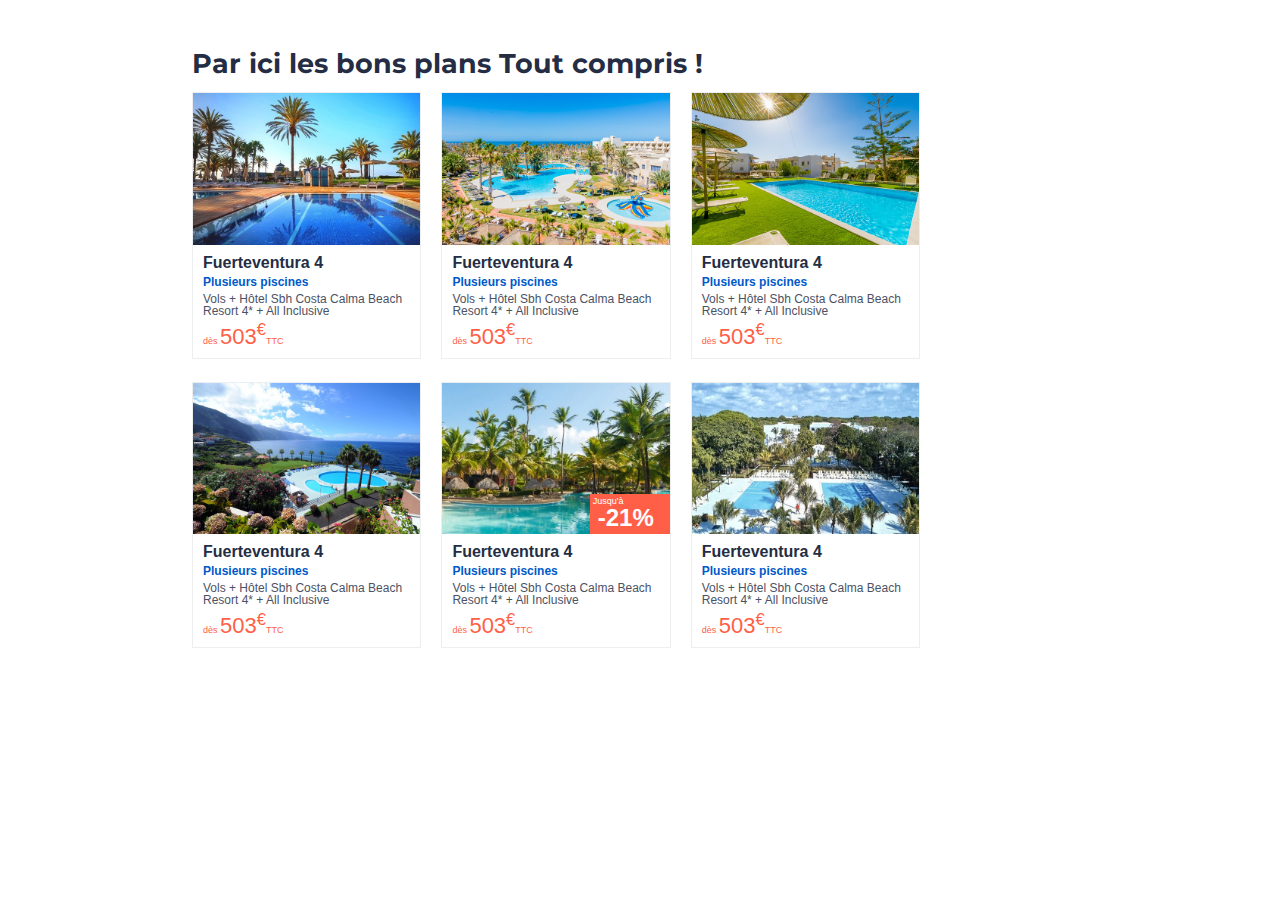
<file: greta/html-css-sass/10-promovacances/index.html>
<!DOCTYPE html>
<HTML lang="fr">

<head>
	<meta charset="UTF-8" />
	<title>Promovacances</title>
	<meta name="description" content="Vos vacances a prix réduits" />
	<link href="https://fonts.googleapis.com/css?family=Montserrat&display=swap" rel="stylesheet">
	<link rel="stylesheet" href="style/reset.css">
	<link rel="stylesheet" href="style/main-style.css">
</head>

<body>

	<header>
	</header>

	<div class="wrapper">

		<section class="deals">
			
			<h2 class="deals-title">Par ici les bons plans Tout compris !</h2>

			<article>

				<div class="image-deal">
					<a href=""><img src="images/img1.jpg" alt="Magnifique piscine" /></a>
				</div>

				<div class="deal-body">

					<h3 class="name-deal"><a href="">Fuerteventura 4</a></h3><span class="stars-4"></span>

					<p class="catchphrase-deal">Plusieurs piscines</p>
					<p class="description-deal">Vols + Hôtel Sbh Costa Calma Beach Resort 4* + All Inclusive</p>
					<h3 class="price-deal">
						<a href="">
							<span class="prefix-price">dès </span>503<sup>€</sup><span class="ttc">ttc</span>
						</a>
					</h3>

				</div>

			</article>

			<article>

				<div class="image-deal">
					<a href=""><img src="images/img2.jpg" alt="Magnifique piscine" /></a>
				</div>

				<div class="deal-body">

					<h3 class="name-deal"><a href="">Fuerteventura 4</a></h3><span class="stars-4"></span>

					<p class="catchphrase-deal">Plusieurs piscines</p>
					<p class="description-deal">Vols + Hôtel Sbh Costa Calma Beach Resort 4* + All Inclusive</p>
					<h3 class="price-deal">
						<a href="">
							<span class="prefix-price">dès </span>503<sup>€</sup><span class="ttc">ttc</span>
						</a>
					</h3>

				</div>

			</article>

			<article>

				<div class="image-deal">
					<a href=""><img src="images/img3.jpg" alt="Magnifique piscine" /></a>
				</div>

				<div class="deal-body">		

					<h3 class="name-deal"><a href="">Fuerteventura 4</a></h3><span class="stars-4"></span>

					<p class="catchphrase-deal">Plusieurs piscines</p>
					<p class="description-deal">Vols + Hôtel Sbh Costa Calma Beach Resort 4* + All Inclusive</p>
					<h3 class="price-deal">
						<a href="">
							<span class="prefix-price">dès </span>503<sup>€</sup><span class="ttc">ttc</span>
						</a>
					</h3>
					
				</div>

			</article>

			<article>

				<div class="image-deal">
					<a href=""><img src="images/img4.jpg" alt="Magnifique piscine" /></a>
				</div>

				<div class="deal-body">

					<h3 class="name-deal"><a href="">Fuerteventura 4</a></h3><span class="stars-4"></span>

					<p class="catchphrase-deal">Plusieurs piscines</p>
					<p class="description-deal">Vols + Hôtel Sbh Costa Calma Beach Resort 4* + All Inclusive</p>
					<h3 class="price-deal">
						<a href="">
							<span class="prefix-price">dès </span>503<sup>€</sup><span class="ttc">ttc</span>
						</a>
					</h3>

				</div>

			</article>

			<article>

				<div class="image-deal">
					<a href="">
						<img src="images/img5.jpg" alt="Magnifique piscine"/>
						<a href="" class="promotion-link">Jusqu'à<span class="promotion-link-amount">-21%</span></a>
					</a>
				</div>

				<div class="deal-body">

					<h3 class="name-deal"><a href="">Fuerteventura 4</a></h3><span class="stars-4"></span>

					<p class="catchphrase-deal">Plusieurs piscines</p>
					<p class="description-deal">Vols + Hôtel Sbh Costa Calma Beach Resort 4* + All Inclusive</p>
					<h3 class="price-deal">
						<a href="">
							<span class="prefix-price">dès </span>503<sup>€</sup><span class="ttc">ttc</span>
						</a>
					</h3>

				</div>

			</article>

			<article>

				<div class="image-deal">
					<a href=""><img src="images/img6.jpg" alt="Magnifique piscine" /></a>
				</div>

				<div class="deal-body">

					<h3 class="name-deal"><a href="">Fuerteventura 4</a></h3><span class="stars-4"></span>

					<p class="catchphrase-deal">Plusieurs piscines</p>
					<p class="description-deal">Vols + Hôtel Sbh Costa Calma Beach Resort 4* + All Inclusive</p>
					<h3 class="price-deal">
						<a href="">
							<span class="prefix-price">dès </span>503<sup>€</sup><span class="ttc">ttc</span>
						</a>
					</h3>

				</div>

			</article>

		</section>

	</div>

	<footer>
	</footer>

</body>

</html>
</file>
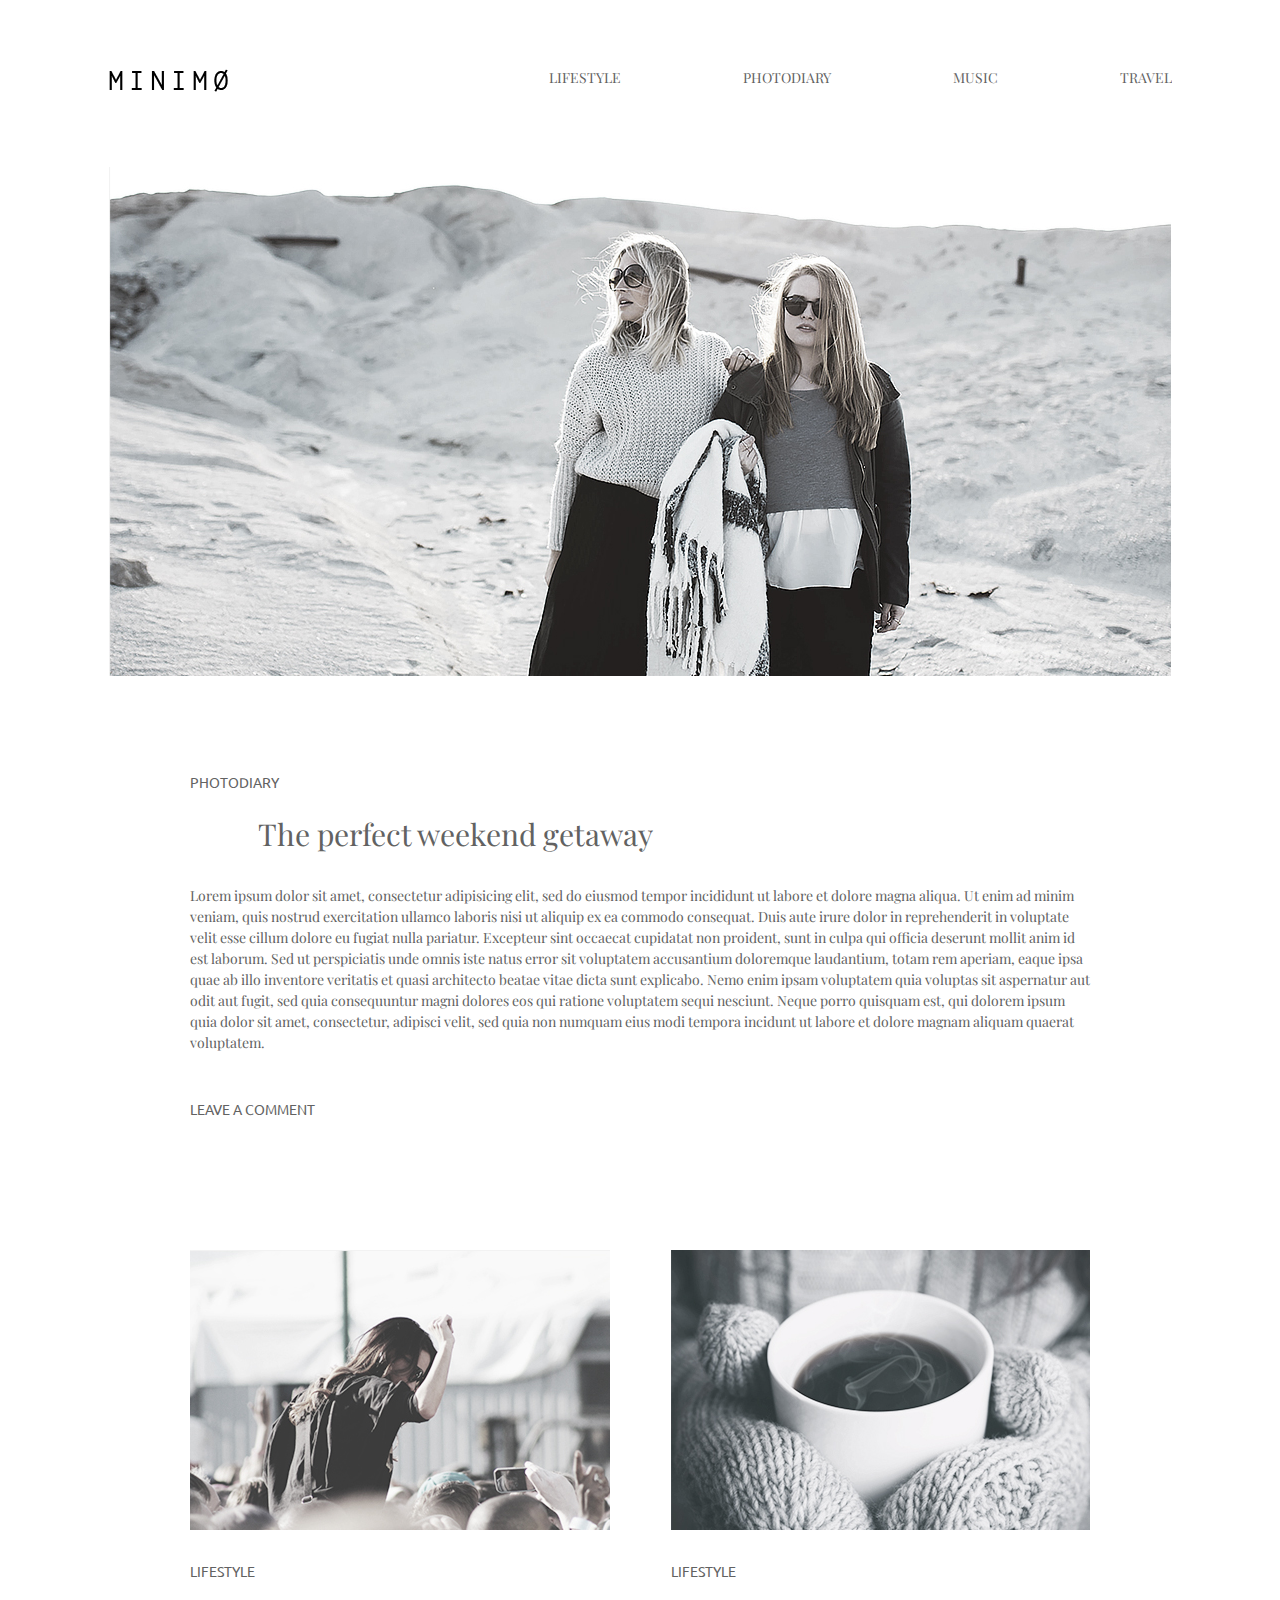
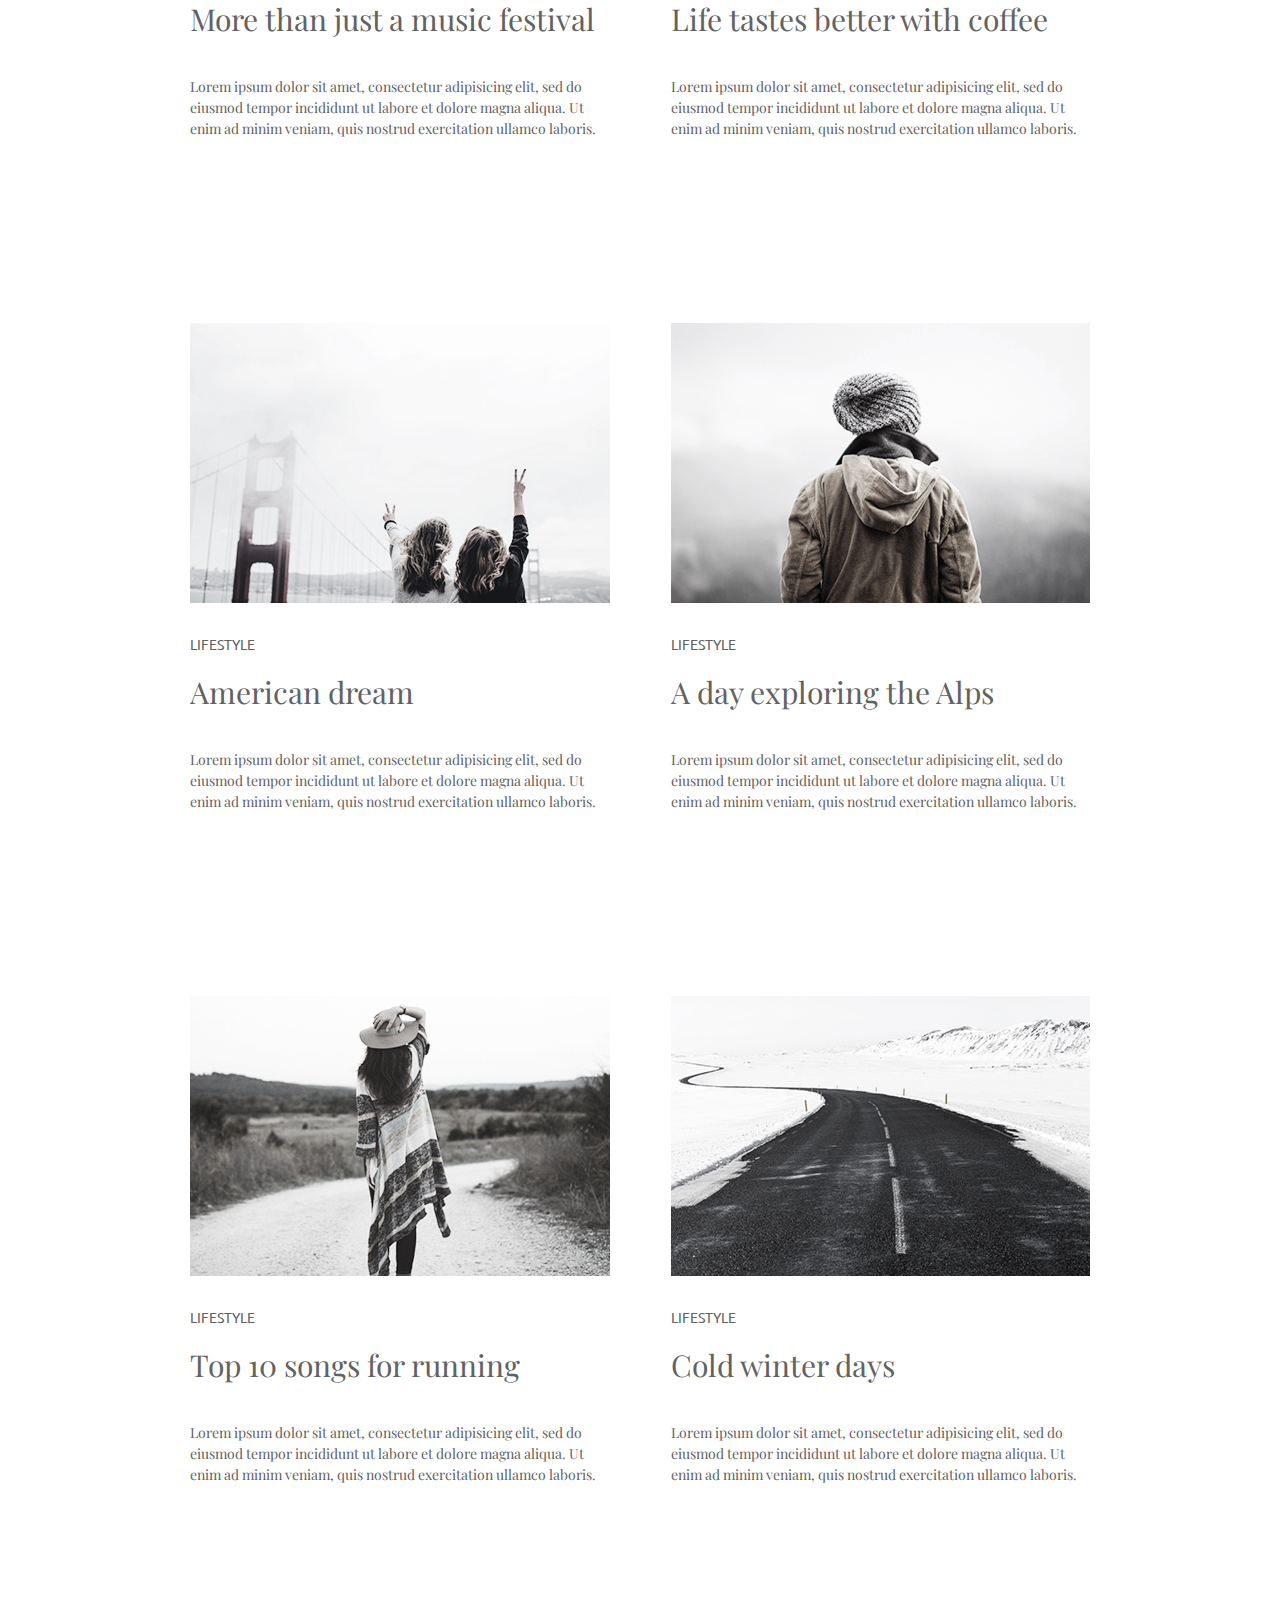
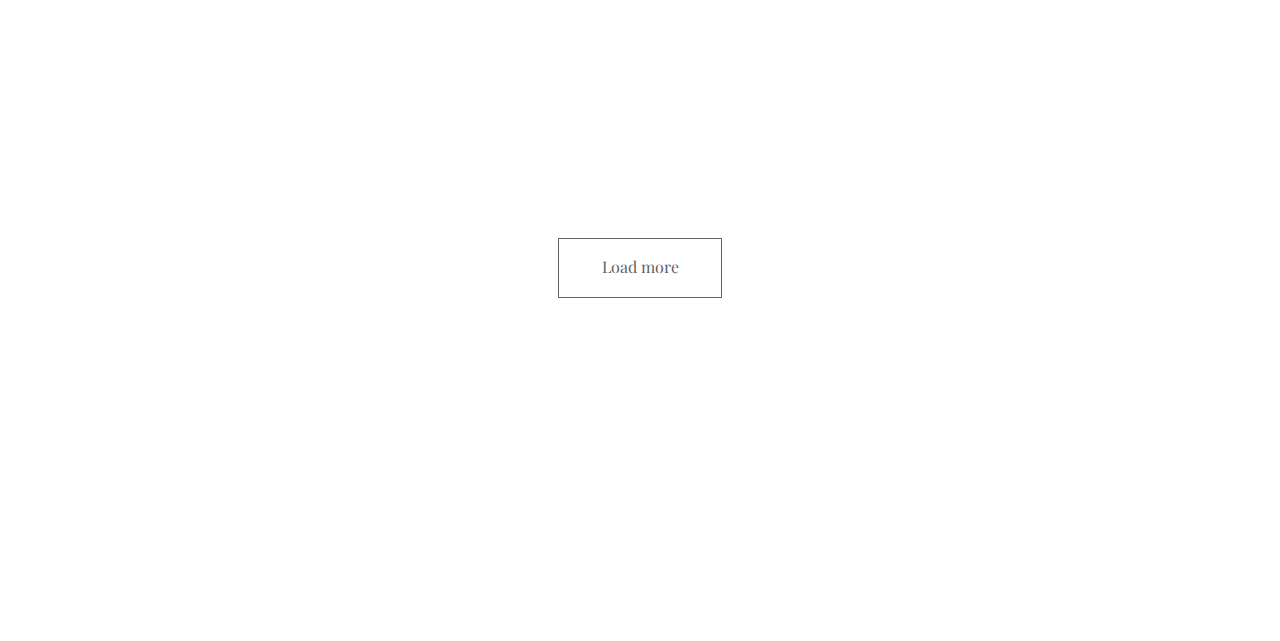
<file: greta/html-css-sass/11-minimo/index.html>
<!DOCTYPE html>
<HTML lang="en">

<head>
	<meta charset="UTF-8" />
	<title>MINIMO</title>
	<meta name="description" content="Best blog ever" />
	<link href="https://fonts.googleapis.com/css?family=Playfair+Display&display=swap" rel="stylesheet">
	<link href="https://fonts.googleapis.com/css?family=Ubuntu&display=swap" rel="stylesheet">
	<link rel="stylesheet" href="style/reset.css">
	<link rel="stylesheet" href="style/main-style.css">
</head>

<body>

	<div class="global-wrapper">

		<header>

			<div class="header-wrapper">

				<div class="header-logo">
					<a href="">
						<img src="images/logo.png" alt="Logo de la marque Minimo"/>
					</a>
				</div>

				<nav class="header-menu">
					<ul>
						<li class="header-menu-element"><a href="">Lifestyle</a></li>
						<li class="header-menu-element"><a href="">Photodiary</a></li>
						<li class="header-menu-element"><a href="">Music</a></li>
						<li class="header-menu-element"><a href="">Travel</a></li>
					</ul>
				</nav>

			</div>

		</header>

		<main>

			<article class="front-post">
				
				<div class="post-header">
					<img src="images/img_7.jpg" alt="Photodiary front post picture"/>
				</div>

				<div class="front-post-content">

					<h3 class="post-category">
						<a href="">Photodiary</a>
					</h3>

					<h2 class="post-title">
						The perfect weekend getaway
					</h2>

					<p class="post-text-content">
						Lorem ipsum dolor sit amet, consectetur adipisicing elit, sed do eiusmod tempor incididunt ut labore et dolore magna aliqua. Ut enim ad minim veniam, quis nostrud exercitation ullamco laboris nisi ut aliquip ex ea commodo consequat. Duis aute irure dolor in reprehenderit in voluptate velit esse cillum dolore eu fugiat nulla pariatur. Excepteur sint occaecat cupidatat non proident, sunt in culpa qui officia deserunt mollit anim id est laborum. Sed ut perspiciatis unde omnis iste natus error sit voluptatem accusantium doloremque laudantium, totam rem aperiam, eaque ipsa quae ab illo inventore veritatis et quasi architecto beatae vitae dicta sunt explicabo. Nemo enim ipsam voluptatem quia voluptas sit aspernatur aut odit aut fugit, sed quia consequuntur magni dolores eos qui ratione voluptatem sequi nesciunt. Neque porro quisquam est, qui dolorem ipsum quia dolor sit amet, consectetur, adipisci velit, sed quia non numquam eius modi tempora incidunt ut labore et dolore magnam aliquam quaerat voluptatem.
					</p>

					<div class="post-footer">
						<a href="">Leave a comment</a>
					</div>
					
				</div>

			</article>

			<section class="posts-wrapper">
				
				<article class="post">
					
					<div class="post-header">
						<img src="images/img_1.jpg" alt="Photodiary post picture"/>
					</div>

					<h3 class="post-category">
						<a href="">Lifestyle</a>
					</h3>

					<h2 class="post-title">
						More than just a music festival 
					</h2>

					<p class="post-text-content">
						Lorem ipsum dolor sit amet, consectetur adipisicing elit, sed do eiusmod tempor incididunt ut labore et dolore magna aliqua. Ut enim ad minim veniam, quis nostrud exercitation ullamco laboris.
					</p>

				</article>

				<article class="post">
					
					<div class="post-header">
						<img src="images/img_2.jpg" alt="Photodiary post picture"/>
					</div>

					<h3 class="post-category">
						<a href="">Lifestyle</a>
					</h3>

					<h2 class="post-title">
						Life tastes better with coffee
					</h2>

					<p class="post-text-content">
						Lorem ipsum dolor sit amet, consectetur adipisicing elit, sed do eiusmod tempor incididunt ut labore et dolore magna aliqua. Ut enim ad minim veniam, quis nostrud exercitation ullamco laboris.
					</p>

				</article>

				<article class="post">
					
					<div class="post-header">
						<img src="images/img_3.jpg" alt="Photodiary post picture"/>
					</div>

					<h3 class="post-category">
						<a href="">Lifestyle</a>
					</h3>

					<h2 class="post-title">
						American dream
					</h2>

					<p class="post-text-content">
						Lorem ipsum dolor sit amet, consectetur adipisicing elit, sed do eiusmod tempor incididunt ut labore et dolore magna aliqua. Ut enim ad minim veniam, quis nostrud exercitation ullamco laboris.
					</p>

				</article>

				<article class="post">
					
					<div class="post-header">
						<img src="images/img_4.jpg" alt="Photodiary post picture"/>
					</div>

					<h3 class="post-category">
						<a href="">Lifestyle</a>
					</h3>

					<h2 class="post-title">
						A day exploring the Alps
					</h2>

					<p class="post-text-content">
						Lorem ipsum dolor sit amet, consectetur adipisicing elit, sed do eiusmod tempor incididunt ut labore et dolore magna aliqua. Ut enim ad minim veniam, quis nostrud exercitation ullamco laboris.
					</p>

				</article>

				<article class="post">
					
					<div class="post-header">
						<img src="images/img_5.jpg" alt="Photodiary post picture"/>
					</div>

					<h3 class="post-category">
						<a href="">Lifestyle</a>
					</h3>

					<h2 class="post-title">
						Top 10 songs for running
					</h2>

					<p class="post-text-content">
						Lorem ipsum dolor sit amet, consectetur adipisicing elit, sed do eiusmod tempor incididunt ut labore et dolore magna aliqua. Ut enim ad minim veniam, quis nostrud exercitation ullamco laboris.
					</p>

				</article>

				<article class="post">
					
					<div class="post-header">
						<img src="images/img_6.jpg" alt="Photodiary post picture"/>
					</div>

					<h3 class="post-category">
						<a href="">Lifestyle</a>
					</h3>

					<h2 class="post-title">
						Cold winter days
					</h2>

					<p class="post-text-content">
						Lorem ipsum dolor sit amet, consectetur adipisicing elit, sed do eiusmod tempor incididunt ut labore et dolore magna aliqua. Ut enim ad minim veniam, quis nostrud exercitation ullamco laboris.
					</p>

				</article>

			</section>

			<div class="load-more-button">
				<p>Load more</p>
			</div>
			
		</main>

		<!--<footer>

			<div class="footer-wrapper">

				<a href="" class="footer-terms-link">Terms and conditions</a>
				<a href="" class="footer-privacy-link">Privacy</a>

				<div class="footer-social-wrapper">

					<a href="" class="footer-follow-link">Follow</a>
					<a href="" class="footer-social-logo"><img src="images/logo-fb.png"></a>
					<a href="" class="footer-social-logo"><img src="images/logo-twitter.png"></a>
					<a href="" class="footer-social-logo"><img src="images/logo-insta.png"></a>

				</div>

			</div>

		</footer><-->

	</div>

</body>

</html>
</file>
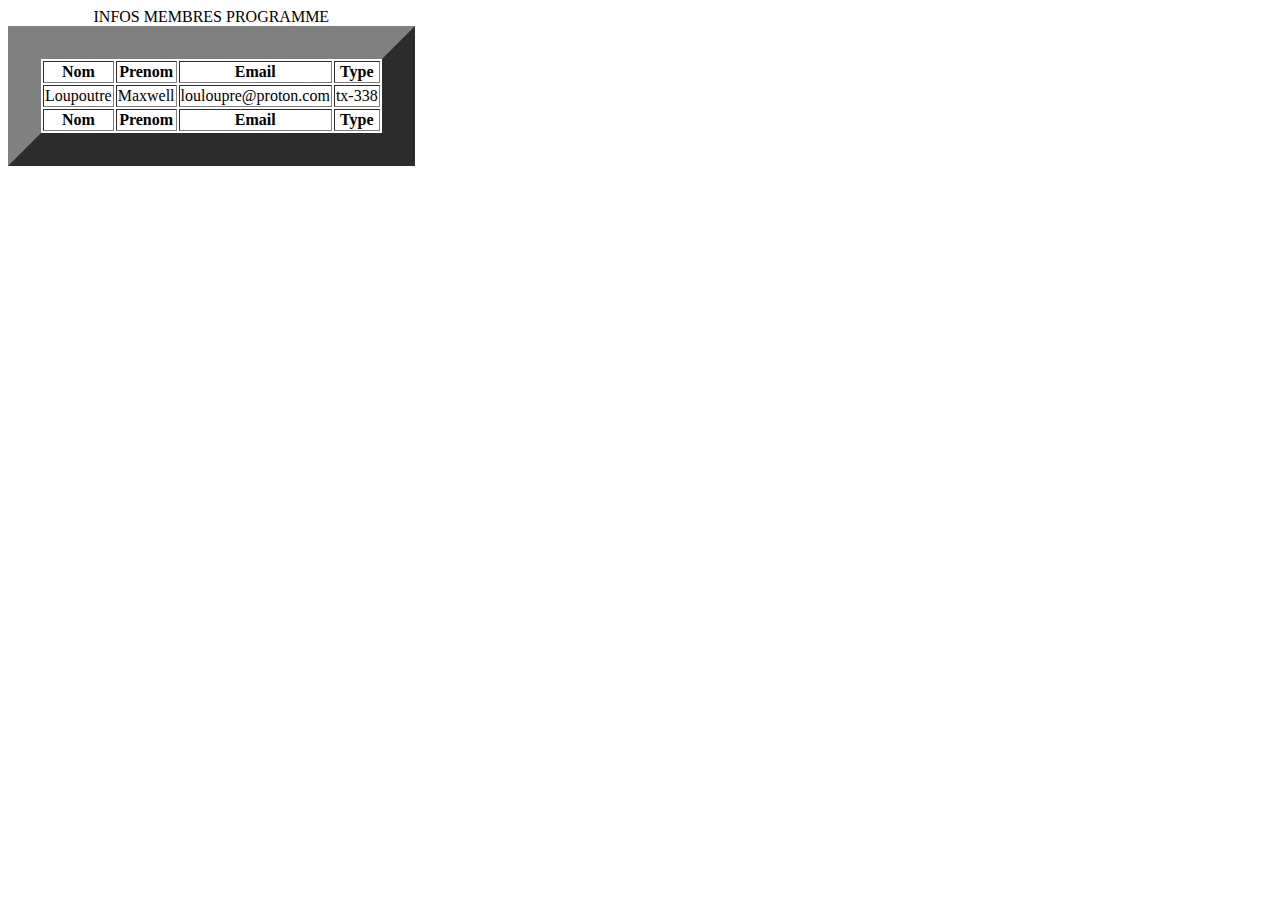
<file: greta/html-css-sass/12-tableaux/index.html>
<!DOCTYPE HTML>
<html lang="fr">

<head>
	<meta charset="UTF-8" />
	<title>Mon tableau HTML</title>
	<meta name="description" content="" />
	<meta name="viewport" content="width=device-width, initial-scale=1.0"/>
	<meta http-quiv="X-UA-Compatible" content="ie-edge">
</head>

<body>
	<div class="global-wrapper">

		<header>

			<nav>
			</nav>

		</header>

		<main>
			<table border="33">
				<caption>INFOS MEMBRES PROGRAMME</caption>
				<thead>
					<tr>
						<th>Nom</th>
						<th>Prenom</th>
						<th>Email</th>
						<th>Type</th>
					</tr>
				</thead>

				<tbody>
					<tr>
						<td>Loupoutre</td>
						<td>Maxwell</td>
						<td>louloupre@proton.com</td>
						<td>tx-338</td>
					</tr>	
				</tbody>

				<tfoot>
					<tr>
						<th>Nom</th>
						<th>Prenom</th>
						<th>Email</th>
						<th>Type</th>
					</tr>
				</tfoot>

			</table>
		</main>

		<footer>
		</footer>

	</div>
</body>

</html>
</file>
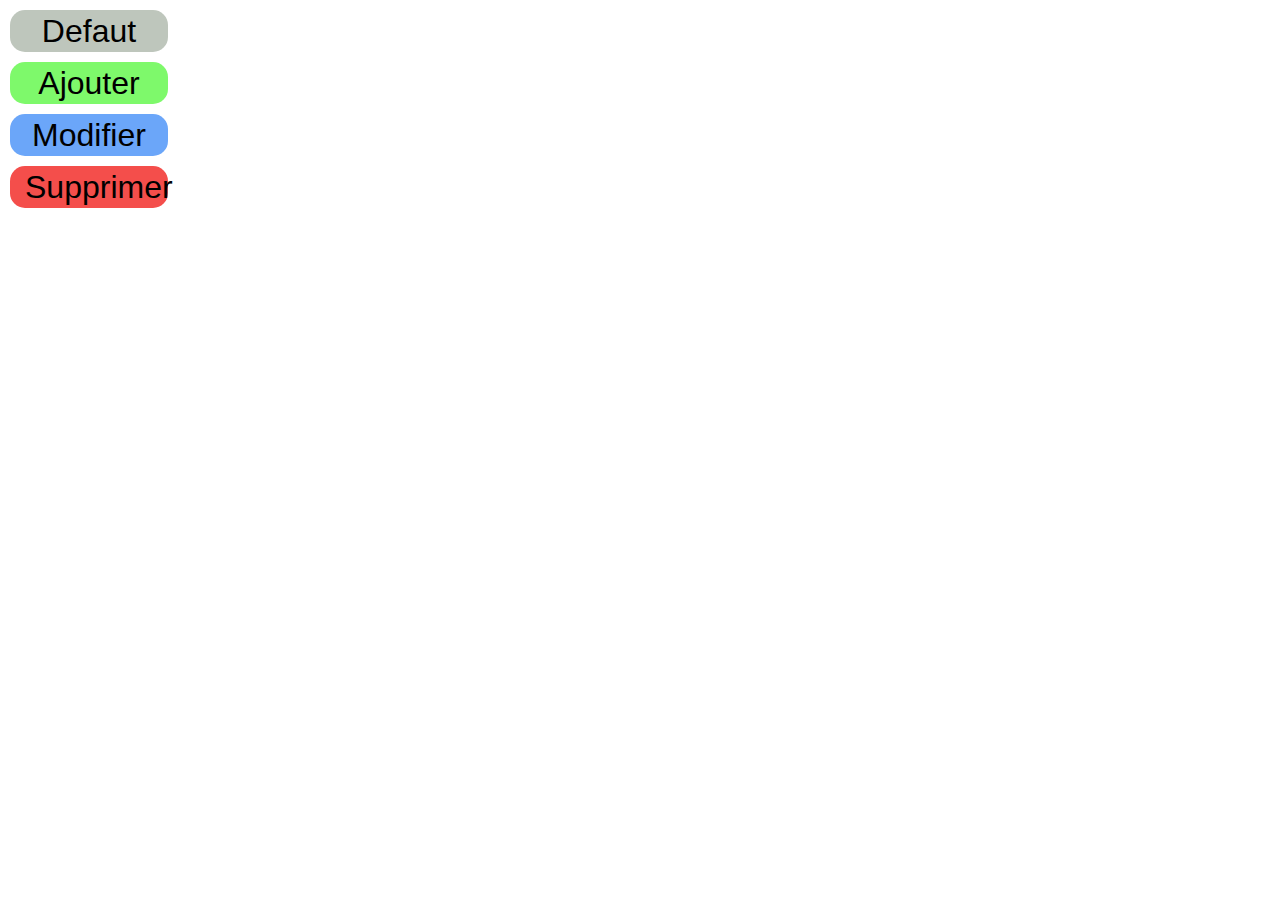
<file: greta/html-css-sass/13-sassing/index.html>
<!DOCTYPE html>
<HTML lang="fr">

<head>
	<meta charset="UTF-8" />
	<title>Buttons</title>
	<meta name="description" content="" />
	<link rel="stylesheet" href="css/main.css">
</head>

<body>

	<header>
		<a href="" class="def">Defaut</a>
		<a href="" class="add">Ajouter</a>
		<a href="" class="modif">Modifier</a>
		<a href="" class="del">Supprimer</a>
	</header>

	<main>
	</main>

	<footer>
	</footer>

</body>

</html>
</file>
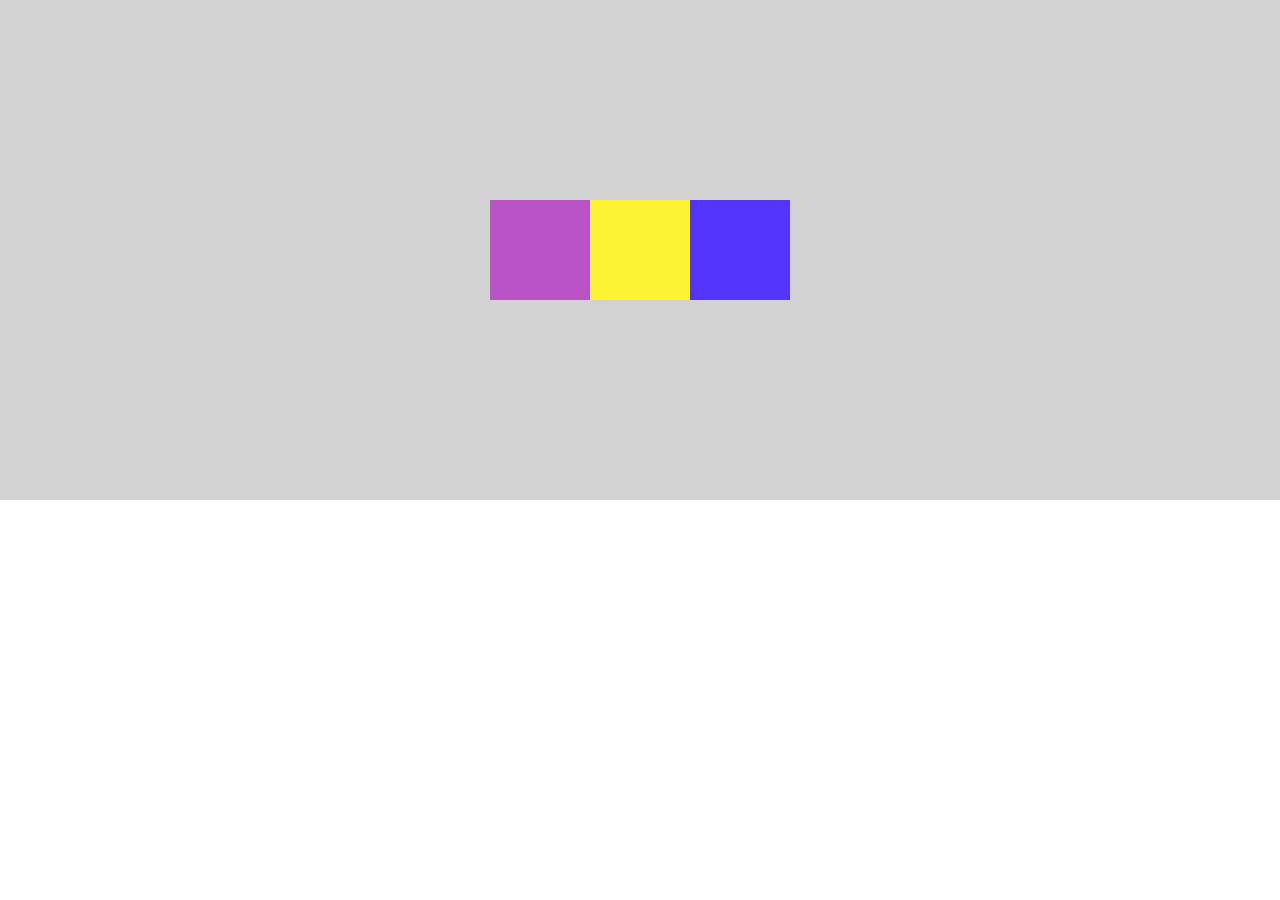
<file: greta/html-css-sass/14-flexbox/index.html>
<!DOCTYPE HTML>
<html lang="">

<head>
	<meta charset="UTF-8" />
	<title>Flexbox</title>
	<meta name="description" content="" />
	<link href="" rel="stylesheet">
	<meta name="viewport" content="width=device-width, initial-scale=1.0"/>
	<meta http-quiv="X-UA-Compatible" content="ie-edge">
	<link rel="stylesheet" href="style/reset.css">
	<link rel="stylesheet" href="style/main.css">
</head>

<body>
	<main>
		<div id="container">
			<div class="squares"></div>
			<div class="squares"></div>
			<div class="squares"></div>
		</div>
	</main>
</body>

</html>
</file>
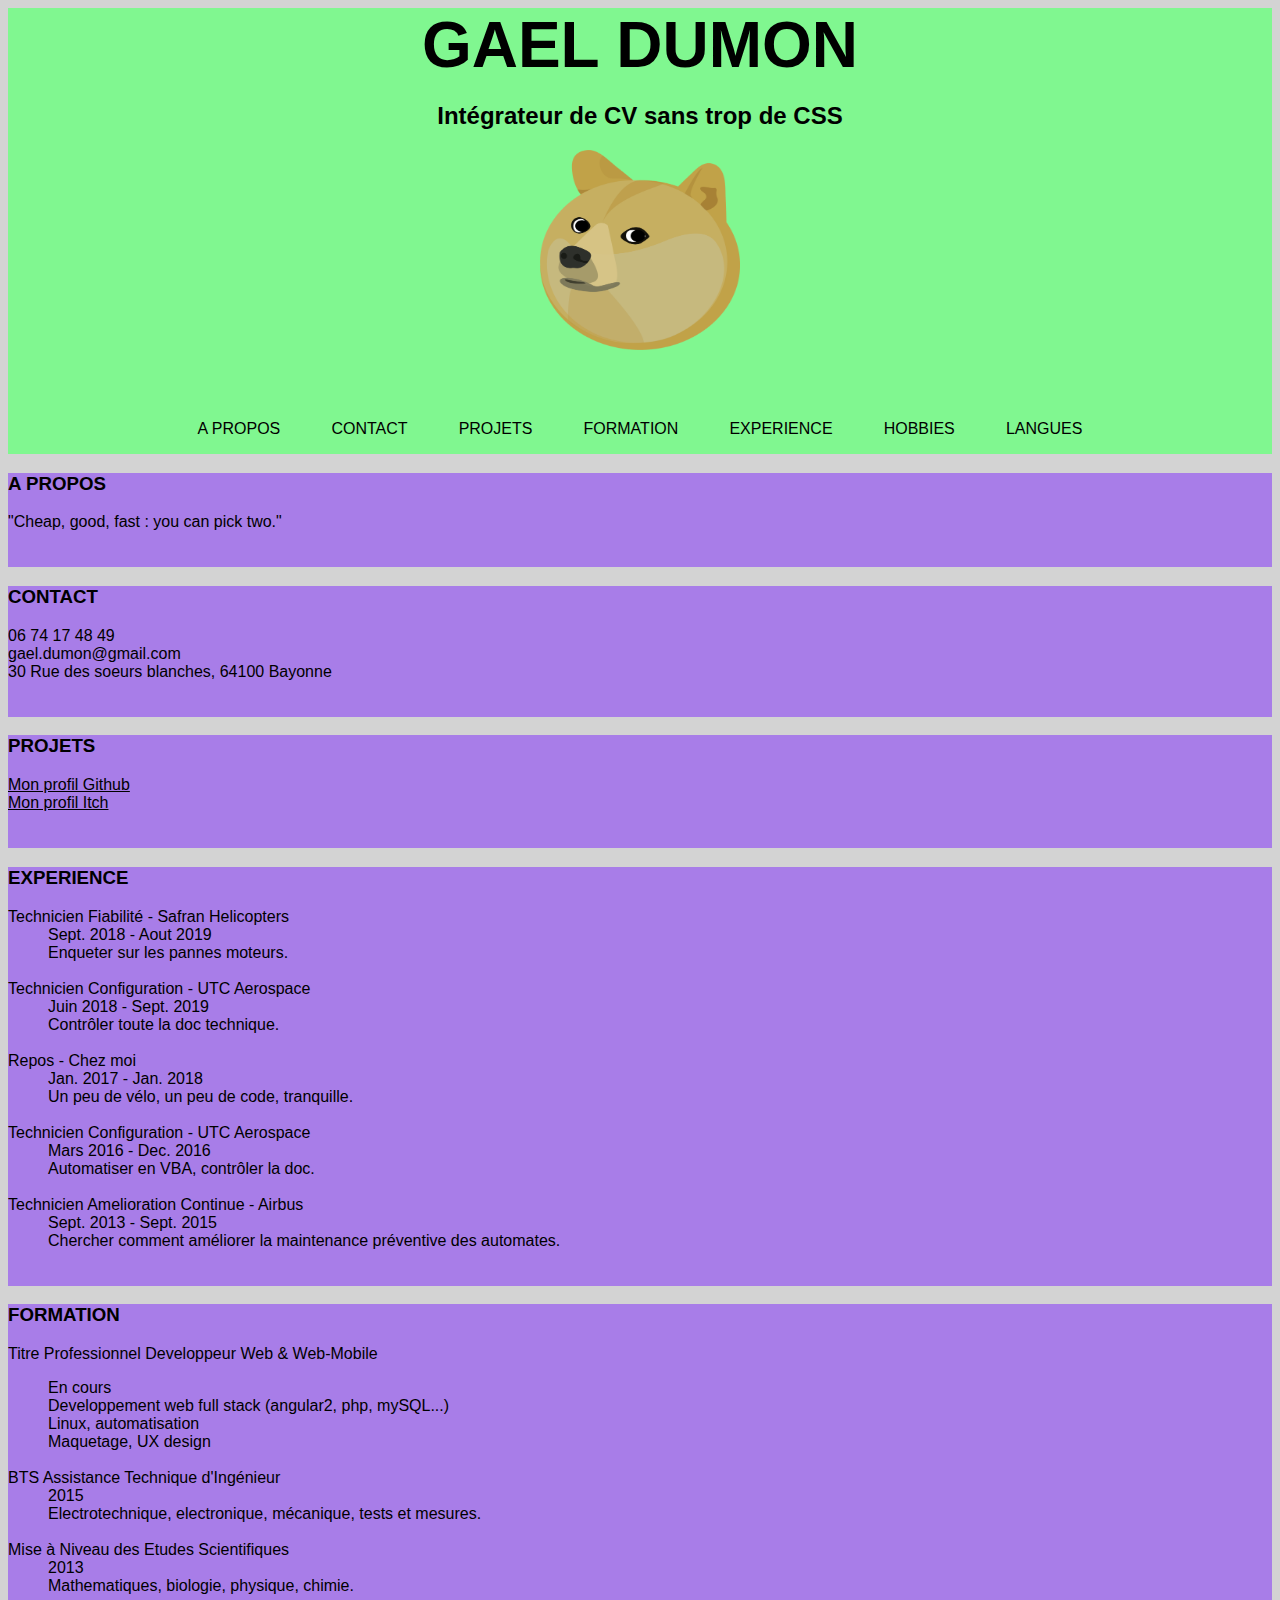
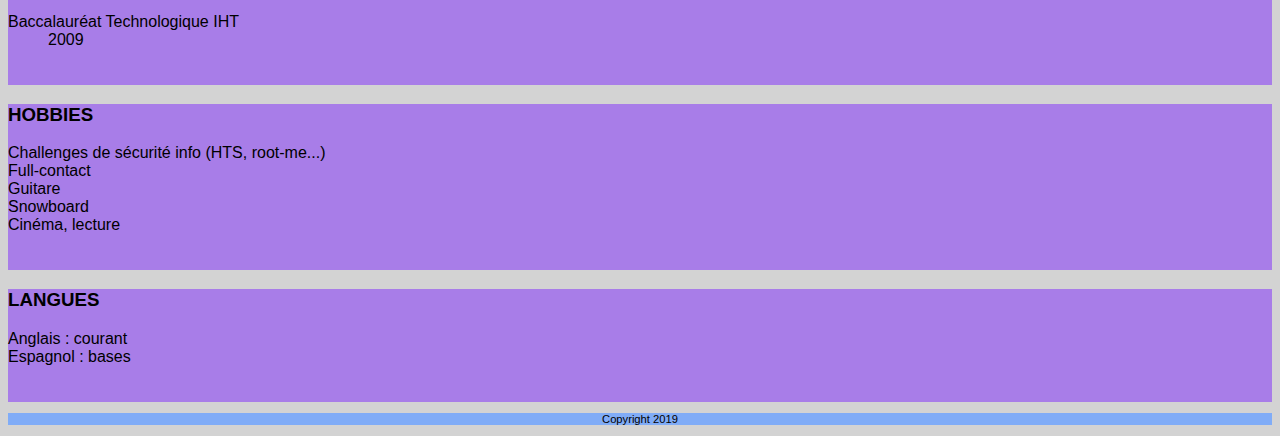
<file: greta/html-css-sass/2-cv/index.html>
<!DOCTYPE HTML>

<html lang="fr">

    <head>
        <meta charset="utf-8" />

        <meta name="keywords" lang="fr" content="CV Gael Dumon">
        <meta name="description" content="CV Gael Dumon">
        <meta name="author" lang="fr" content="Gael Dumon">

        <link rel="stylesheet" href="main-style.css">
        <title>WELCOME !</title>
    </head>

    <body>
    	
    	<header>

    		<div class="sub-header">
	    		<h1>GAEL DUMON</h1>
	    		<h2>Intégrateur de CV sans trop de CSS</h2>
	        	<a href="doggo.png" target="_blank"><img src="doggo.png" alt="Gael picture" title="Fullscreen" width="200" height="200"/></a>
	        </div>
	        
    		<nav>
    			<ul>
    				<li><a href="#section-about" title="A propos de gael">A PROPOS</a></li>
    				<li><a href="#section-contact" title="Contactez moi">CONTACT</a></li>
    				<li><a href="#section-projects" title="Mes projets">PROJETS</a></li>
    				<li><a href="#section-school" title="Ma formation">FORMATION</a></li>
    				<li><a href="#section-xp" title="Mon experience professionnelle">EXPERIENCE</a></li>
    				<li><a href="#section-hobbies" title="Mes hobbies">HOBBIES</a></li>
    				<li><a href="#section-languages" title="Langues">LANGUES</a></li>
    			</ul>
    		</nav>

    	</header>

    	<main>
    		
    		<section id="section-about">
    			<h3>A Propos</h3>
    			<p>"Cheap, good, fast : you can pick two."</p>
    		</section>

    		<section id="section-contact">
    			<h3>Contact</h3>
    			<ul>
    				<li>06 74 17 48 49</li>
    				<li>gael.dumon@gmail.com</li>
    				<li>30 Rue des soeurs blanches, 64100 Bayonne</li>
    			</ul>
    		</section>

    		<section id="section-projects">
    			<h3>Projets</h3>
    			<ul>
	    			<li><a href="https://github.com/hyperdestru" title="Profil Github" target="_blank">Mon profil Github</a></li>
	    			<li><a href="https://hyperdestru.itch.io/" title="Profil Itch" target="_blank">Mon profil Itch</a></li>
	    		</ul>
    		</section>

    		<section id="section-xp">
    			<h3>Experience</h3>
    			<ul>
    				<li>Technicien Fiabilité - Safran Helicopters
    					<ul>
    						<li>Sept. 2018 - Aout 2019</li>
    						<li>Enqueter sur les pannes moteurs.</li>
    					</ul>
    				</li>
    				<br/>
    				<li>Technicien Configuration - UTC Aerospace
    					<ul>
    						<li>Juin 2018 - Sept. 2019</li>
    						<li>Contrôler toute la doc technique.</li>
    					</ul>
    				</li>
    				<br/>
    				<li>Repos - Chez moi
    					<ul>
    						<li>Jan. 2017 - Jan. 2018</li>
    						<li>Un peu de vélo, un peu de code, tranquille.</li>
    					</ul>
    				</li>
    				<br/>
    				<li>Technicien Configuration - UTC Aerospace
    					<ul>
    						<li>Mars 2016 - Dec. 2016</li>
    						<li>Automatiser en VBA, contrôler la doc.</li>
    					</ul>
    				</li>
    				<br/>
    				<li>Technicien Amelioration Continue - Airbus
    					<ul>
    						<li>Sept. 2013 - Sept. 2015</li>
    						<li>Chercher comment améliorer la maintenance préventive des automates.</li>
    					</ul>
    				</li>
    			</ul>
    		</section>

    		<section id="section-school">
    			<h3>Formation</h3>
    			<ul>
					<li>
						<p><strong>Titre Professionnel Developpeur Web & Web-Mobile</strong></p>
						<ul>
							<li>En cours</li>
							<li>Developpement web full stack (angular2, php, mySQL...)</li>
							<li>Linux, automatisation</li>
							<li>Maquetage, UX design</li>
						</ul>
					</li>
    				<br/>
					<li>BTS Assistance Technique d'Ingénieur
						<ul>
							<li>2015</li>
							<li>Electrotechnique, electronique, mécanique, tests et mesures.</li>
						</ul>
					</li>
    				<br/>
					<li>Mise à Niveau des Etudes Scientifiques
						<ul>
							<li>2013</li>
							<li>Mathematiques, biologie, physique, chimie.</li>
						</ul>
					</li>
    				<br/>
					<li>Baccalauréat Technologique IHT
						<ul>
							<li>2009</li>
						</ul>
					</li>
				</ul>
    		</section>

    		<section id="section-hobbies">
    			<h3>Hobbies</h3>
    			<ul>
    				<li>Challenges de sécurité info (HTS, root-me...)</li>
    				<li>Full-contact</li>
    				<li>Guitare</li>
    				<li>Snowboard</li>
    				<li>Cinéma, lecture</li>
    			</ul>
    		</section>

    		<section id="section-languages">
    			<h3>Langues</h3>
    			<ul>
    				<li>Anglais : courant</li>
    				<li>Espagnol : bases</li>
    			</ul>
    		</section>

    	</main>

    	<footer>
    		<p>Copyright 2019</p>
    	</footer>

    </body>

</html>
</file>
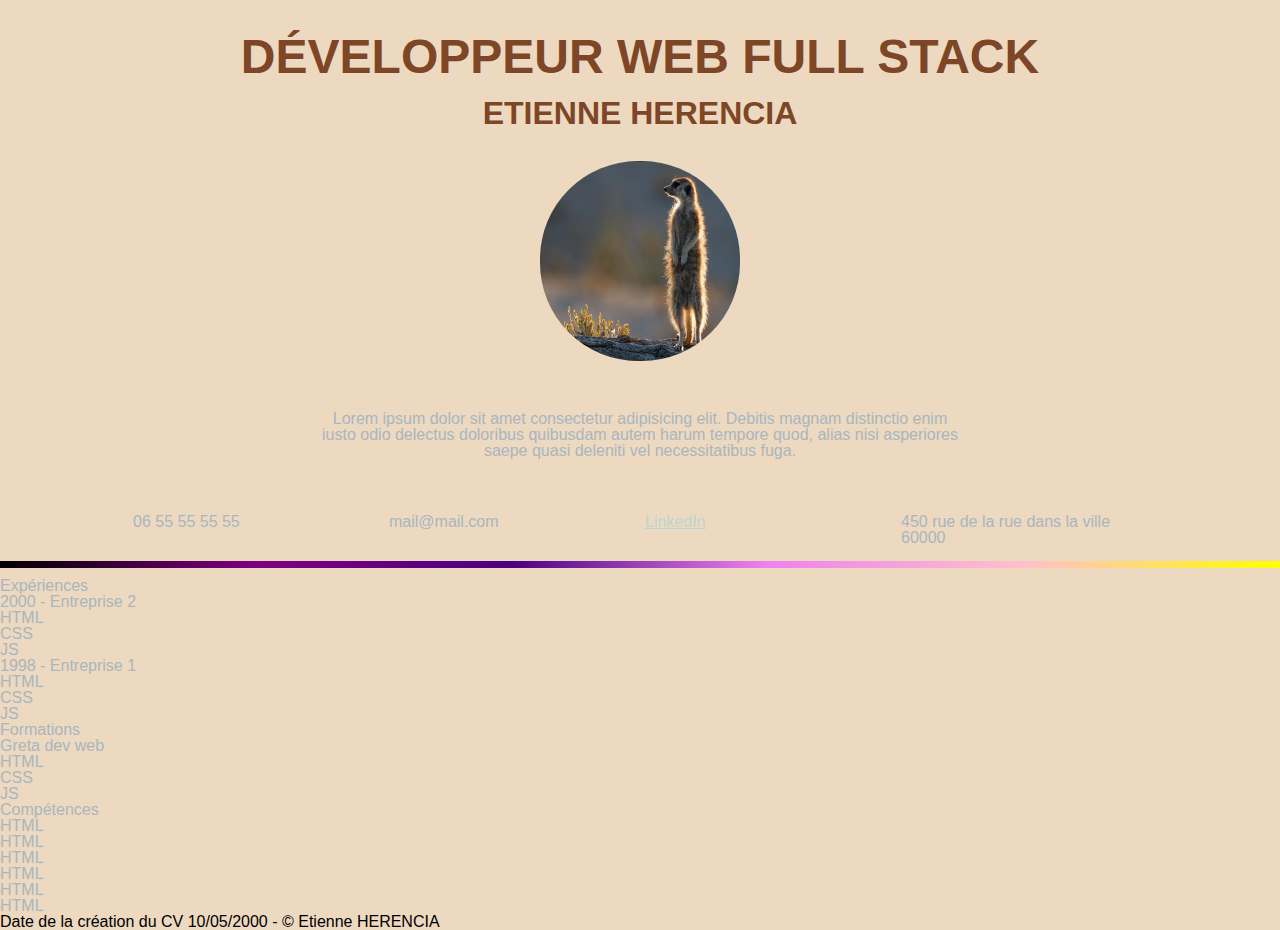
<file: greta/html-css-sass/3-cv-bis/index.html>
<!DOCTYPE html>
<HTML lang="fr">

<head>
	<meta charset="UTF-8" />
	<title>Mon super CV</title>
	<meta name="description" content="Ma description visible dans Google" />
	<link rel="stylesheet" href="style/reset.css">
	<link rel="stylesheet" href="style/main-style.css">
</head>

<body>
	<header>
		<h1>Développeur web full stack</h1>
		<p id="lastname">Etienne Herencia</p>
		<img src="images/animal.jpg" alt="Etienne Herencia">
		<p class="header-about">Lorem ipsum dolor sit amet consectetur adipisicing elit. Debitis magnam distinctio enim iusto odio delectus doloribus quibusdam autem harum tempore quod, alias nisi asperiores saepe quasi deleniti vel necessitatibus fuga.</p>

		<ul id="infos">
			<li>06 55 55 55 55</li>
			<li>mail@mail.com</li>
			<li><a href="http://www.linkedin.com" target="_blank">LinkedIn</a></li>
			<li>450 rue de la rue dans la ville 60000</li>
		</ul>

		<div class="separator"></div>

	</header>

	<main>
		<section>
			<h2>Expériences</h2>
			<ul>
				<li>
					<p>2000 - <strong>Entreprise 2</strong></p>
					<ul>
						<li>HTML</li>
						<li>CSS</li>
						<li>JS</li>
					</ul>
				</li>
				<li>
					<p>1998 - Entreprise 1</p>
					<ul>
						<li>HTML</li>
						<li>CSS</li>
						<li>JS</li>
					</ul>
				</li>
			</ul>
		</section>

		<section>
			<h2>Formations</h2>
			<ul>
				<li>
					<p>Greta dev web</p>
					<ul>
						<li>HTML</li>
						<li>CSS</li>
						<li>JS</li>
					</ul>
				</li>
			</ul>
		</section>

		<section>
			<h2>Compétences</h2>
			<ul>
				<li>HTML</li>
				<li>HTML</li>
				<li>HTML</li>
				<li>HTML</li>
				<li>HTML</li>
				<li>HTML</li>
			</ul>
		</section>

	</main>

	<footer>
		<p>Date de la création du CV <time datetime="2000-05-10">10/05/2000</time> - &copy; Etienne HERENCIA</p>
	</footer>

</body>

</html>
</file>
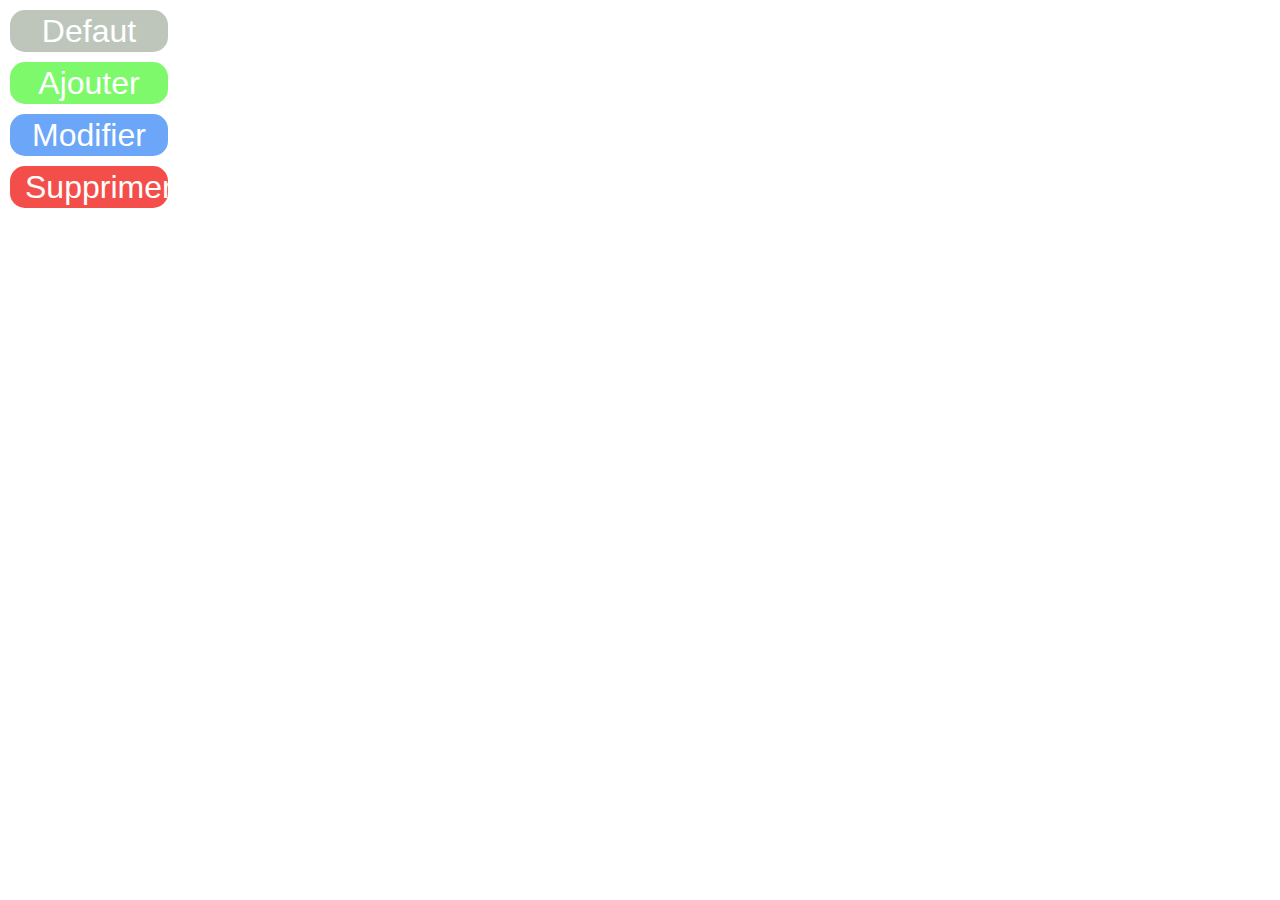
<file: greta/html-css-sass/4-buttons/index.html>
<!DOCTYPE html>
<HTML lang="fr">

<head>
	<meta charset="UTF-8" />
	<title>Buttons</title>
	<meta name="description" content="" />
	<link rel="stylesheet" href="style/reset.css">
	<link rel="stylesheet" href="style/main-style.css">
</head>

<body>

	<header>
		<a href="" class="button-default">Defaut</a>
		<a href="" class="button-add">Ajouter</a>
		<a href="" class="button-modif">Modifier</a>
		<a href="" class="button-delete">Supprimer</a>
	</header>

	<main>
	</main>

	<footer>
	</footer>

</body>

</html>
</file>
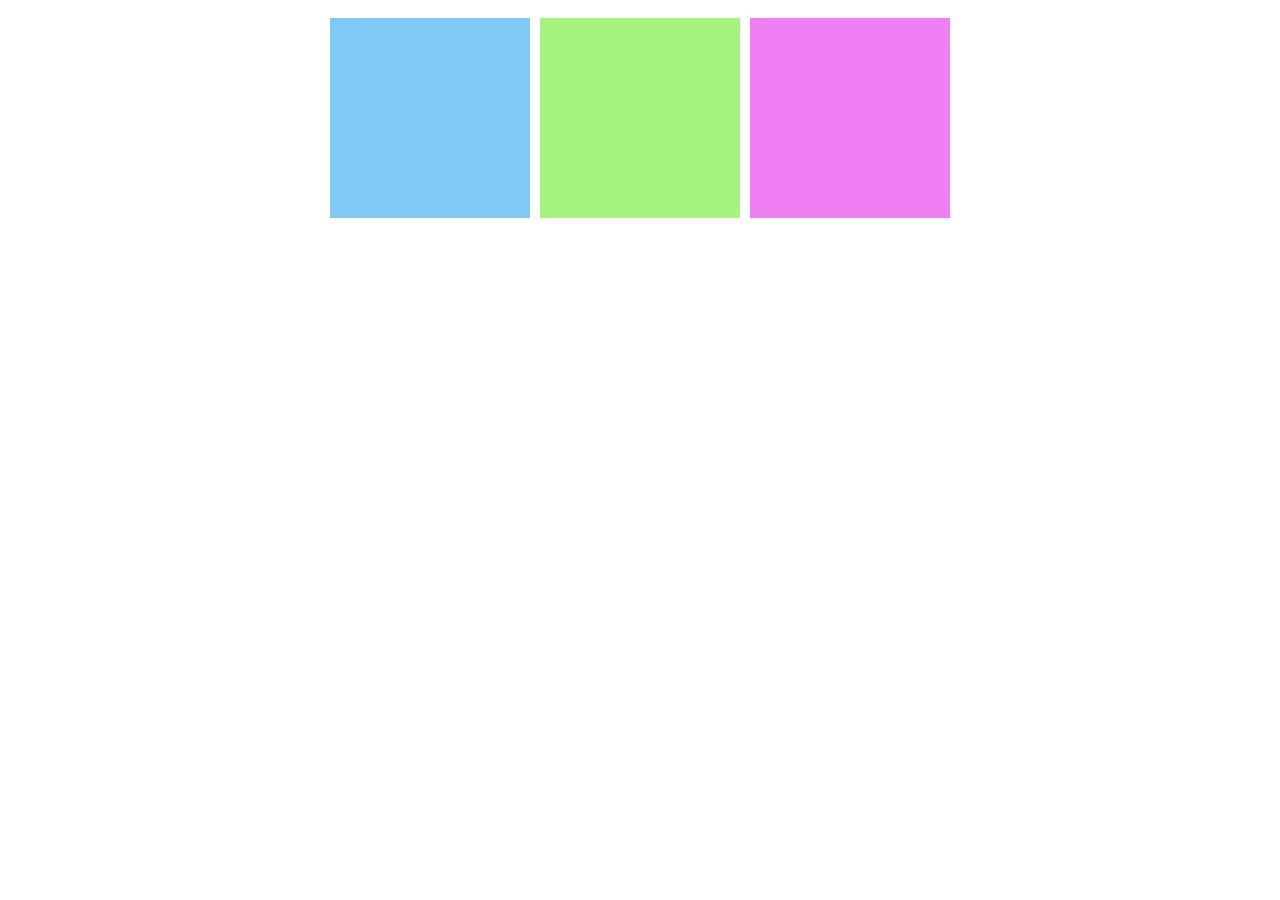
<file: greta/html-css-sass/5-square/index.html>
<!DOCTYPE html>
<HTML lang="fr">

<head>
	<meta charset="UTF-8" />
	<title>Squares</title>
	<meta name="description" content="" />
	<link rel="stylesheet" href="style/reset.css">
	<link rel="stylesheet" href="style/main-style.css">
</head>

<body>

	<header>
		<div id="sq-container">
			<div class="sq"></div>
			<div class="sq"></div>
			<div class="sq"></div>
		</div>
	</header>

	<main>
	</main>

	<footer>
	</footer>

</body>

</html>
</file>
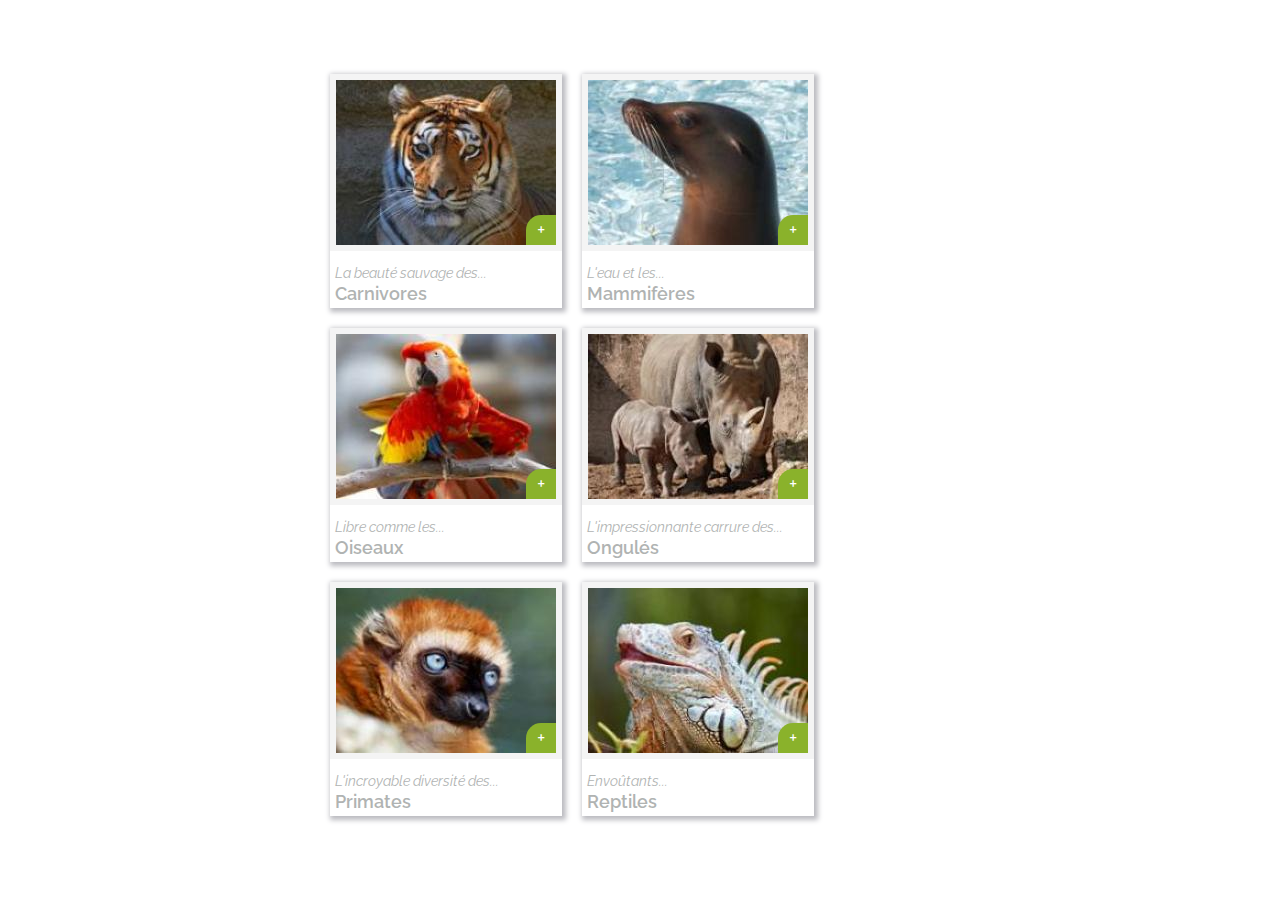
<file: greta/html-css-sass/7-zoo/index.html>
<!DOCTYPE html>
<HTML lang="fr">

<head>
	<meta charset="UTF-8" />
	<title>Zoo</title>
	<meta name="description" content="" />
	<link href="https://fonts.googleapis.com/css?family=Raleway&display=swap" rel="stylesheet"> 
	<link rel="stylesheet" href="style/reset.css">
	<link rel="stylesheet" href="style/main-style.css">
</head>

<body>

	<header>
	</header>

	<div class="wrapper">
				
		<div class="animals">

			<article>
				<div class="image-animal">
					<img src="images/tiger.jpg" alt="Carnivores"/>
					<a href="" class="button-link">+</a>
				</div>
				<h2 class="title-animal">
					La beauté sauvage des... <span>Carnivores</span>
				</h2>
			</article>

			<article>
				<div class="image-animal">
					<img src="images/otarie.jpg" alt="Mammifères"/>
					<a href="" class="button-link">+</a>
				</div>
				<h2 class="title-animal">
					L'eau et les... <span>Mammifères</span>
				</h2>
			</article>

			<article>
				<div class="image-animal">
					<img src="images/parrot.jpg" alt="Oiseaux"/>
					<a href="" class="button-link">+</a>
				</div>
				<h2 class="title-animal">
					Libre comme les... <span>Oiseaux</span>
				</h2>
			</article>

			<article>
				<div class="image-animal">
					<img src="images/rino.jpg" alt="Ongulés"/>
					<a href="" class="button-link">+</a>
				</div>
				<h2 class="title-animal">
					L'impressionnante carrure des... <span>Ongulés</span>
				</h2>
			</article>

			<article>
				<div class="image-animal">
					<img src="images/monkey.jpg" alt="Primates"/>
					<a href="" class="button-link">+</a>
				</div>
				<h2 class="title-animal">
					L'incroyable diversité des... <span>Primates</span>
				</h2>
			</article>

			<article>
				<div class="image-animal">
					<img src="images/reptile.jpg" alt="Reptiles"/>
					<a href="" class="button-link">+</a>
				</div>
				<h2 class="title-animal">
					Envoûtants... <span>Reptiles</span>
				</h2>
			</article>


		</div>

	</div>

	<footer>
	</footer>

</body>

</html>
</file>
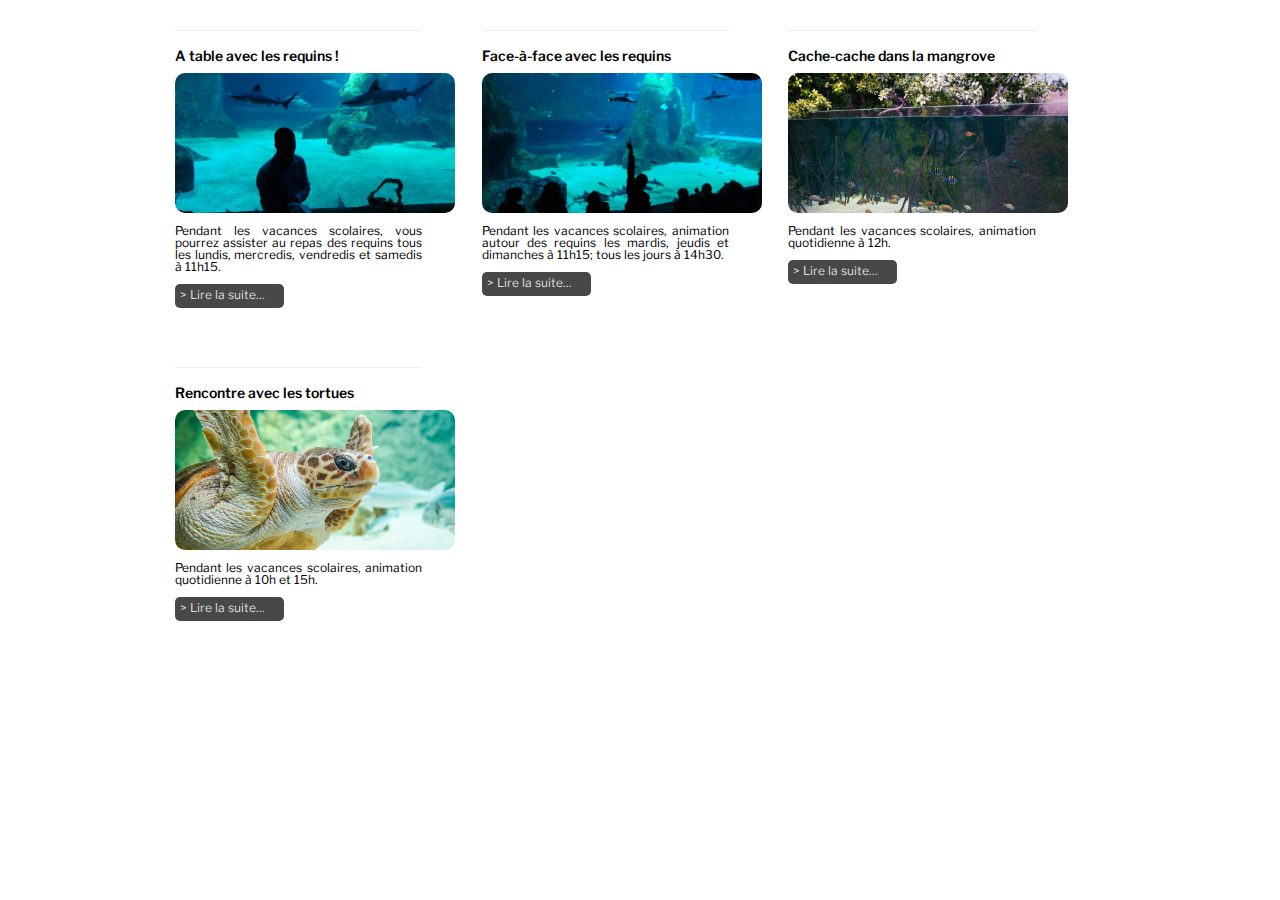
<file: greta/html-css-sass/8-aquarium/index.html>
<!DOCTYPE html>
<HTML lang="fr">

<head>
	<meta charset="UTF-8" />
	<title>Aquarium</title>
	<meta name="description" content="" />
	<link href="https://fonts.googleapis.com/css?family=Libre+Franklin&display=swap" rel="stylesheet">
	<link rel="stylesheet" href="style/reset.css">
	<link rel="stylesheet" href="style/main-style.css">
</head>

<body>

	<header>
	</header>

	<div class="wrapper">
				
		<div class="animals">

			<article>
				<h2><a href="">A table avec les requins !</a></h2>
				<div class="image-animal">
					<img src="images/repas-requins.jpg" alt="Aquarium" width="900" height="450"/>
				</div>
				<p>
					Pendant les vacances scolaires, vous pourrez assister au repas des requins tous les lundis, mercredis, vendredis et samedis à 11h15.
				</p>
				<a href="" class="button-link">> Lire la suite...</a>
			</article>

			<article>
				<h2><a href="">Face-à-face avec les requins</a></h2>
				<div class="image-animal">
					<img src="images/face-a-face-requins.jpg" alt="Aquarium" width="900" height="450"/>
				</div>
				<p>
					Pendant les vacances scolaires, animation autour des requins les mardis, jeudis et dimanches à 11h15; tous les jours à 14h30.
				</p>
				<a href="" class="button-link">> Lire la suite...</a>
			</article>

			<article>
				<h2><a href="">Cache-cache dans la mangrove</a></h2>
				<div class="image-animal">
					<img src="images/mangrove.jpg" alt="Aquarium" width="900" height="450"/>
				</div>
				<p>
					Pendant les vacances scolaires, animation quotidienne à 12h.
				</p>
				<a href="" class="button-link">> Lire la suite...</a>
			</article>

			<article>
				<h2><a href="">Rencontre avec les tortues</a></h2>
				<div class="image-animal">
					<img src="images/rencontre-avec-les-tortues.jpg" alt="Aquarium" width="900" height="450"/>
				</div>
				<p>
					Pendant les vacances scolaires, animation quotidienne à 10h et 15h.
				</p>
				<a href="" class="button-link">> Lire la suite...</a>
			</article>

		</div>

	</div>

	<footer>
	</footer>

</body>

</html>
</file>
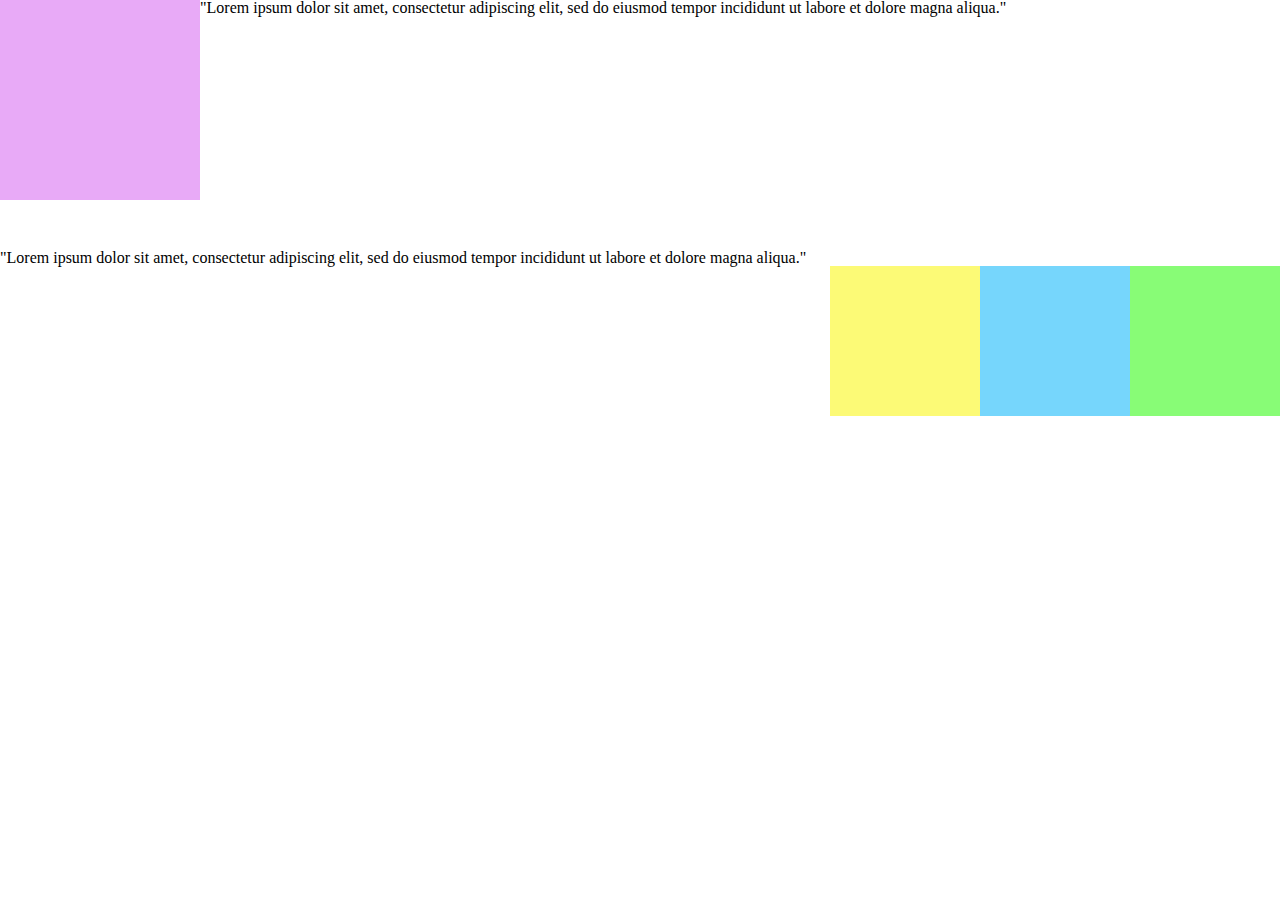
<file: greta/html-css-sass/9-floating/index.html>
<!DOCTYPE html>
<HTML lang="fr">

<head>
	<meta charset="UTF-8" />
	<title>Float</title>
	<meta name="description" content="" />
	<link href="https://fonts.googleapis.com/css?family=Libre+Franklin&display=swap" rel="stylesheet">
	<link rel="stylesheet" href="style/reset.css">
	<link rel="stylesheet" href="style/main-style.css">
</head>

<body>

	<header>
	</header>

	<div class="content">

		<div class="square"></div>

		<p>"Lorem ipsum dolor sit amet, consectetur adipiscing elit, sed do eiusmod tempor incididunt ut labore et dolore magna aliqua."</p>

	</div>

	<p class="outside-paragraph">"Lorem ipsum dolor sit amet, consectetur adipiscing elit, sed do eiusmod tempor incididunt ut labore et dolore magna aliqua."</p>

	<div class="square-1"></div>
	<div class="square-2"></div>
	<div class="square-3"></div>

	<footer>
	</footer>

</body>

</html>
</file>
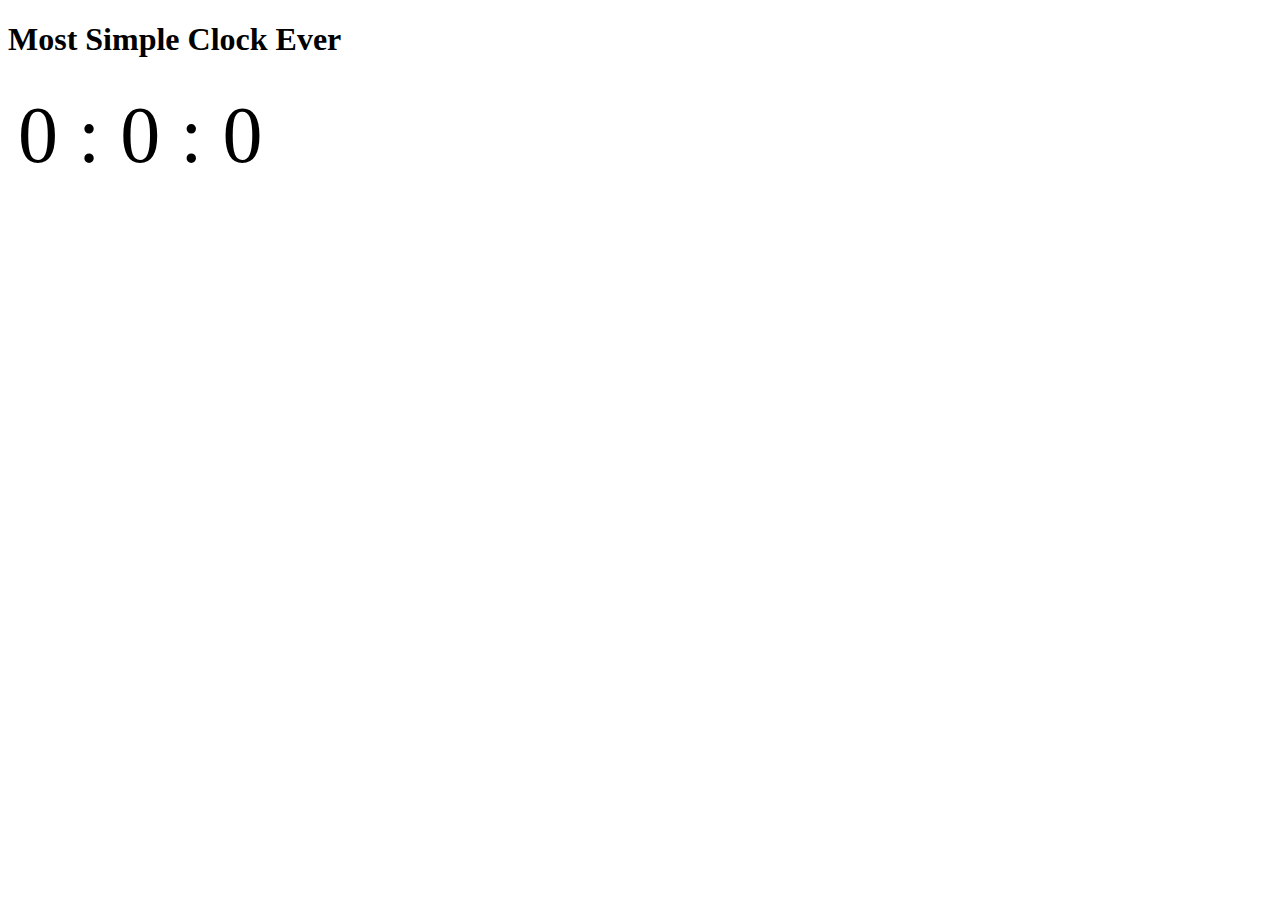
<file: greta/javascript/chronometer/index.html>
<!DOCTYPE html>
<html>
<head>
	<meta charset='utf-8'>
	<meta http-equiv='X-UA-Compatible' content='IE=edge'>
	<title>MyChron</title>
	<meta name='viewport' content='width=device-width, initial-scale=1'>
</head>
<body>
	<div>
		<h1>Most Simple Clock Ever</h1>
		<div style="font-size: 5em; padding: 10px;">
			<span id="seconds"></span> :
			<span id="minutes"></span> :
			<span id="hours"></span>
		</div>
	</div>
	<script src='main.js'></script>
</body>
</html>
</file>
<file: greta/html-css-sass/10-promovacances/style/main-style.css>
* {
	-webkit-box-sizing: border-box;
	-moz-box-sizing: border-box;
	box-sizing: border-box;
}

sup {
	font-size: 75%;
	line-height: 0;
	position: relative;
	vertical-align: baseline;
	top: -0.5em;
}

body {
	font-family: arial, sans-serif;
}

a {
	text-decoration: none;
}

.wrapper {
	width: 70%;
	margin: auto;
}

.deals {
	overflow: hidden;
	clear: both;
	margin-top: 50px;
}

.deals-title {
	margin-bottom: 15px;
	font-family: 'Montserrat', arial, sans-serif;
	font-weight: bold;
	font-size: 27px;
	color: #242d44;
}

.deals article {
	float: left;

	width: 25.6%;
	margin-right: 20px;
	margin-bottom: 23px;
	border: 1px solid #edeef0;
}

.image-deal {
	position: relative;
	background-color: #000;
}

.image-deal img:hover {
	opacity: 0.6;
}

.image-deal img {
	/*Corrige le prb de la balise lien qui depasse un peu*/
	display: block;

	width: 100%;
	height: 100%;
}

.promotion-link {
	position: absolute;
	bottom: 0;
	right: 0;
	width: 80px;
	height: 40px;
	background-color: #ff5f46;
	color: #fff;
	font-size: 9px;
	padding: 3px;
}

.promotion-link-amount {
	display: block;
	font-size: 24px;
	font-weight: bold;
	margin-left: 5px;
}

.deal-body {
	padding: 10px;
}

.name-deal {
	font-size: 16px;
	font-weight: 600;
	margin-bottom: 5px;
}

.name-deal a {
	color: #242d44;
}

.catchphrase-deal {
	color: #0159c9;
	font-weight: 700;
	font-size: 12px;
	margin-bottom: 5px;
}

.description-deal {
	color: #4b5264;
	font-size: 12px;
	margin-bottom: 9px;
}

.price-deal {
	font-size: 22px;
}

.price-deal a {
	color: #ff5f46;
}

.price-deal a .prefix-price {
	font-size: 9px;
}

.price-deal a .ttc {
	text-transform: uppercase;
	font-size: 9px;
}
</file>
<file: greta/html-css-sass/11-minimo/style/main-style.css>
/*********************************************************************************
	Pre
**********************************************************************************/

@font-face {
	font-family: 'Ubuntu';
	src: url(../fonts/ubuntu/Ubuntu-Regular.ttf) format('ttf');
}

@font-face {
	font-family: 'Playfair Display';
	src: url(../fonts/playfair-display/PlayfairDisplay-Regular.ttf) format('ttf');
}

/*********************************************************************************
	Global
**********************************************************************************/

* {
	-webkit-box-sizing: border-box;
	-moz-box-sizing: border-box;
	box-sizing: border-box;
}

body {
	font-family: 'Playfair Display', serif;
	color: #626262;
}

a {
	text-decoration: none;
	color: #626262;
}

a:hover {
	color: #000;
}

.global-wrapper {
	width: 1063px;
	margin-right: auto;
	margin-left: auto;
}

/*********************************************************************************
	Header
**********************************************************************************/

header {
	margin-bottom: 73px;
}

.header-wrapper {
	overflow: hidden;
	clear: both;
	margin-top: 69px;
}

.header-logo {
	float: left;
}

.header-menu {
	float: right;
}

.header-menu-element {
	float: left;
	margin-left: 122px;
}

.header-menu-element a {
	font-size: 14px;
	text-transform: uppercase;
}

/*********************************************************************************
	Front Post (Article)
**********************************************************************************/
.front-post {
	margin-bottom: 134px;
}

.front-post .post-header {
	width: 100%;
	margin-bottom: 97px;
}

.front-post-content {
	width: 900px;
	margin-right: auto;
	margin-left: auto;
}

.front-post .post-category {
	margin-bottom: 30px;
}

.front-post .post-title {
	margin-bottom: 36px;
	padding-left: 68px;
}

.front-post .post-footer {
	font-family: 'Ubuntu', sans-serif;
	text-transform: uppercase;
	font-size: 14px;
}

/*********************************************************************************
	Posts (Article)
**********************************************************************************/

.posts-wrapper {
	overflow: hidden;
	clear: both;
	width: 900px;
	margin-right: auto;
	margin-left: auto;
	margin-bottom: 169px;
}

.posts-wrapper article:nth-child(2n) {
	float: right;
}

.posts-wrapper .post {
	float: left;
	/* (419px / 900px) * 100 = 45.55. .post is 419px (cf. photoshop). parent is 900px. */
	width: 46.55%;
	margin-bottom: 135px;
}

.post .post-header {
	margin-bottom: 32px;
}

.post-category {
	margin-bottom: 26px;
	font-family: 'Ubuntu', sans-serif;
	font-size: 14px;
	text-transform: uppercase;
}

.post-title {
	font-size: 30px;
	margin-bottom: 42px;
}

.post-text-content {
	margin-bottom: 49px;
	line-height: 1.5em;
	font-size: 14px;
}

/*********************************************************************************
	Load more
**********************************************************************************/

.load-more-button {
	margin-left: auto;
	margin-right: auto;
	margin-bottom: 343px;
	width: 164px;
	height: 60px;
	border: 1px solid #626262;
}

.load-more-button:hover {
	background-color: rgba(0,0,0,.1);
}

.load-more-button p {
	text-align: center;
	vertical-align: middle;
	padding: 20px;
}

/*********************************************************************************
	Footer
**********************************************************************************/

/*footer {
	background-color: #f0f0f0;
	height: 98px;
	border-top: 1px solid #626262;
	margin-bottom: 200px;
}*/
</file>
<file: greta/html-css-sass/14-flexbox/style/main.css>
#container {
	height: 500px;

	display: flex;
	flex-direction: row;

	justify-content: center;

	align-items: center;

	/*Last level of Froggy Flexbox :*/
	/*flex-flow: column-reverse wrap-reverse;
	align-items: space-between;
	justify-content: center;
	align-content: space-between;*/

	background-color: #d2d2d2;
}

.squares {
	width: 100px;
	height: 100px;
	background-color: #000;
}

.squares:nth-child(1) {
	background-color: rgb(185, 82, 197);
}

.squares:nth-child(2) {
	background-color: rgb(252, 244, 51);
}

.squares:nth-child(3) {
	background-color: rgb(83, 52, 252);
}
</file>
<file: greta/html-css-sass/2-cv/main-style.css>
body {
	background-color: lightgrey;
	font-family: arial;
}
/*--------------------------------------------------------*/
ul {
	list-style: none;
}

strong {
	font-weight: normal;
}

/*--------------------------------------------------------*/
header {
	background-color: #80f790;

	display: flex;
	flex-direction: column;
	align-items: center;
}

header nav {
	width: 70%;
	margin-top: 50px;
}

header nav ul {
	display: flex;
	flex-direction: row;
	justify-content: space-between;
	padding-left: 0;
}

header nav ul li a {
	text-decoration: none;
	color: black;
}

header nav ul li a:hover {
	font-weight: bold;
}
/*--------------------------------------------------------*/
.sub-header {
	display: flex;
	flex-direction: column;
	align-items: center;
}

.sub-header h1 {
	margin: 0;
	font-size: 4em;
}

.sub-header img:hover {
	opacity: 0.7;
}
/*--------------------------------------------------------*/
section {
	background-color: #a87de8;
	padding-bottom: 20px;
}

section > ul {
	padding-left: 0;
}

section > h3 {
	text-transform: uppercase;
}
/*--------------------------------------------------------*/
#section-projects ul li a {
	color: black;
}

#section-projects ul li a:hover {
	font-weight: bold;
}

#section-school strong {
	font-weight: normal;
}
/*--------------------------------------------------------*/
footer {
	background-color: #80acf7
}

footer p {
	text-align: center;
	font-size: 0.7em;
}
/*--------------------------------------------------------*/
</file>
<file: greta/html-css-sass/3-cv-bis/style/main-style.css>
/*
Un selecteur css a un poids. Par exemple un poids de 2.
Si tu écris header {} -> poids de 2
Si tu écris header p {} -> poids de 4
Les classes (selecteur .) ont un poids de 5
*/

body {
	background-color: #edd9c0;
	font-family: arial;
}

header {
	display: flex;
	flex-direction: column;
	align-items: center;

	margin-top: 33px;
}

header img {
	width: 200px;
	height: 200px;
	border-radius: 98px;
	margin-top: 16px;
}

h1 {
	color: #7d4627;
	font-size: 3em;
	font-weight: bold;
	text-transform: uppercase;
	text-align: center;
}

main {
	color: #a8b6bf;
}

.header-about {
	width: 50%;
	text-align: center;
	margin-top: 50px;
	margin-bottom: 50px;
	color: #a8b6bf;
}

#lastname {
	color: #7d4627;
	font-size: 2em;
	font-weight: bold;
	text-transform: uppercase;
	text-align: center;
	margin-top: 16px;
	margin-bottom: 16px;
}

#infos {
	display: flex;
	flex-direction: row;
	justify-content: space-around;
	width: 80%;
	color: #a8b6bf;
}

#infos li {
	padding: 5px;
	width: 25%;
}

#infos li a {
	color: #bcd5d1;
}

#infos li a:hover {
	font-weight: bold;
}

.separator {
	display: block;
	height: 7px;
	width: 100%;
	background-image: linear-gradient(to right, black, purple, indigo, violet, pink, yellow);
	margin-top: 10px;
	margin-bottom: 10px;
}
</file>
<file: greta/html-css-sass/4-buttons/style/main-style.css>
/*
Les types block peuvent prendre une taille (width/height) 
tandis que les types inline prennent la taille de leur contenu.
*/

a {
	display: block;
	width: 10%;
	margin: 10px;
	padding: 5px 15px;
	text-decoration: none;
	font-size: 2em;
	font-family: arial, sans-serif;
	text-align: center;
	color: #FFF;
	border-radius: 15px;
	transition: 0.5s background-color ease;
}

a:hover {
	background-color: pink;
}

.button-default {
	background-color: #bec6bc
}

.button-add {
	background-color: #7ef96b
}

.button-modif {
	background-color: #6ba6f9;
}

.button-delete {
	background-color: #f44e4b
}
</file>
<file: greta/html-css-sass/5-square/style/main-style.css>
header {
	text-align: center;
	margin-top: 1%;
}

/*
On fait ça pour supprimer l'espace insecable present sur des elements inline-block
Sans cela, les carrés seront legerement separés par un peu d'espace
*/

#sq-container {
	font-size: 0;
}

.sq {
	display: inline-block;
	height: 200px;
	width: 200px;
	margin: 5px;
	font-size: 12;
	background-color: #f07ff4;
}

.sq:nth-child(1) {
	background-color: #7fc9f4;
}

.sq:nth-child(2) {
	background-color: #a4f47f;
}
</file>
<file: greta/html-css-sass/7-zoo/style/main-style.css>
* {
	-webkit-box-sizing: border-box;
	-moz-box-sizing: border-box;
	box-sizing: border-box;
}

body {
	font-family: 'Raleway', arial, sans-serif;
}

.wrapper {
	margin-left: 25%;
	margin-top: 5%;
	width: 50%;
}

.animals {
	font-size: 0;
}

.animals article {
	display: inline-block;
	vertical-align: top;
	margin: 10px;
	box-shadow: 2px 2px 5px 2px #bbbbc0;
}

.title-animal {
	font-size: 14px;
	font-style: italic;
	color: #b0b3b2;
	margin-top: 15px;
	margin-bottom: 5px;
	margin-left: 5px;
}

.title-animal span {
	display: block;
	font-style: normal;
	font-weight: 600;
	font-size: 18px;
	margin-top: 5px;
}

.image-animal {
	position: relative;
	border: solid 6px #f4f4f4;
}

.button-link {
	position: absolute;
	bottom: 0;
	right: 0;
	border-radius: 15px 0 0 0;
	width: 30px;
	height: 30px;
	font-size: 20px;
	line-height: 30px;
	color: #fff;
	text-decoration: none;
	text-align: center;
	vertical-align: middle;
	background-color: #8AB22B;
}

.button-link:hover {
	background-color: #fff;
	color: #8ab22b;
}
</file>
<file: greta/html-css-sass/8-aquarium/style/main-style.css>
* {
	-webkit-box-sizing: border-box;
	-moz-box-sizing: border-box;
	box-sizing: border-box;
}

body {
	font-family: 'Libre Franklin', arial, sans-serif;
}

.wrapper {
	margin: auto;
	width: 990px;
}

.animals {
	font-size: 0;
}

.animals article {
	display: inline-block;
	vertical-align: top;
	width: 25%;
	margin: 3%;
	font-size: 14px;
	border-top: 1px solid #eee;
}

.animals article h2 {
	margin-top: 18px;
	font-weight: 600;
}

.animals article h2 a {
	text-decoration: none;
	color: #000;
}

.animals article h2 a:hover {
	color: #01acb4;
}

.animals article p {
	font-size: 12px;
	text-align: justify;
}

.image-animal img {
	width: 280px;
	height: 140px;
	margin-top: 10px;
	margin-bottom: 10px;
	border-radius: 10px;
}

.button-link {
	display: block;
	font-size: 12px;
	width: 109px;
	height: 24px;
	color: #ddd;
	text-decoration: none;
	background-color: #484848;
	border-radius: 5px;
	padding: 5px;
	margin-top: 11px;
}

.button-link:hover {
	color: #fff;
}
</file>
<file: greta/html-css-sass/9-floating/style/main-style.css>
* {
	-webkit-box-sizing: border-box;
	-moz-box-sizing: border-box;
	box-sizing: border-box;
}

/*
Overflow:hidden et clear:both a appliquer sur le parent de ce que l'on a declaré float
ici float:left sur le carré
Pour casser le fait que .outside-paragraph sort du flux quand on declare un truc avant en float (ici .square)
*/
.content {
	overflow: hidden;
	clear: both;
}

.square {
	width: 200px;
	height: 200px;
	background-color: #e8aaf7;

	float: left;
}

.outside-paragraph {
	clear: both;

	margin-top: 50px;
}

.square-1, .square-2, .square-3 {
	width: 150px;
	height: 150px;
	float: right;
}

.square-1 {
	background-color: #88fc76;
}

.square-2 {
	background-color: #76d6fc;
}

.square-3 {
	background-color: #fcfa76;
}
</file>
<file: greta/html-css-sass/13-sassing/css/main.css>
/*Variables*/
/*Import files*/
/*
	http://meyerweb.com/eric/tools/css/reset/ 
	v2.0 | 20110126
	License: none (public domain)
*/
html, body, div, span, applet, object, iframe,
h1, h2, h3, h4, h5, h6, p, blockquote, pre,
a, abbr, acronym, address, big, cite, code,
del, dfn, em, img, ins, kbd, q, s, samp,
small, strike, strong, sub, sup, tt, var,
b, u, i, center,
dl, dt, dd, ol, ul, li,
fieldset, form, label, legend,
table, caption, tbody, tfoot, thead, tr, th, td,
article, aside, canvas, details, embed,
figure, figcaption, footer, header, hgroup,
menu, nav, output, ruby, section, summary,
time, mark, audio, video {
  margin: 0;
  padding: 0;
  border: 0;
  font-size: 100%;
  font: inherit;
  vertical-align: baseline;
}

/* HTML5 display-role reset for older browsers */
article, aside, details, figcaption, figure,
footer, header, hgroup, menu, nav, section {
  display: block;
}

body {
  line-height: 1;
}

ol, ul {
  list-style: none;
}

blockquote, q {
  quotes: none;
}

blockquote:before, blockquote:after, q:before, q:after {
  content: "";
  content: none;
}

table {
  border-collapse: collapse;
  border-spacing: 0;
}

.del, .modif, .add, .def {
  font-size: 32px;
  font-size: 2rem;
  display: block;
  width: 10%;
  margin: 10px;
  padding: 5px 15px;
  text-decoration: none;
  font-family: arial, sans-serif;
  text-align: center;
  color: #000;
  border-radius: 15px;
  transition: 0.5s background-color ease;
}

.def {
  background-color: #bec6bc;
}
.def:hover {
  background-color: #a3afa0;
}

.add {
  background-color: #7ef96b;
}
.add:hover {
  background-color: #53f73a;
}

.modif {
  background-color: #6ba6f9;
}
.modif:hover {
  background-color: #3a89f7;
}

.del {
  background-color: #f44e4b;
}
.del:hover {
  background-color: #f11f1b;
}

/*# sourceMappingURL=main.css.map */
</file>
